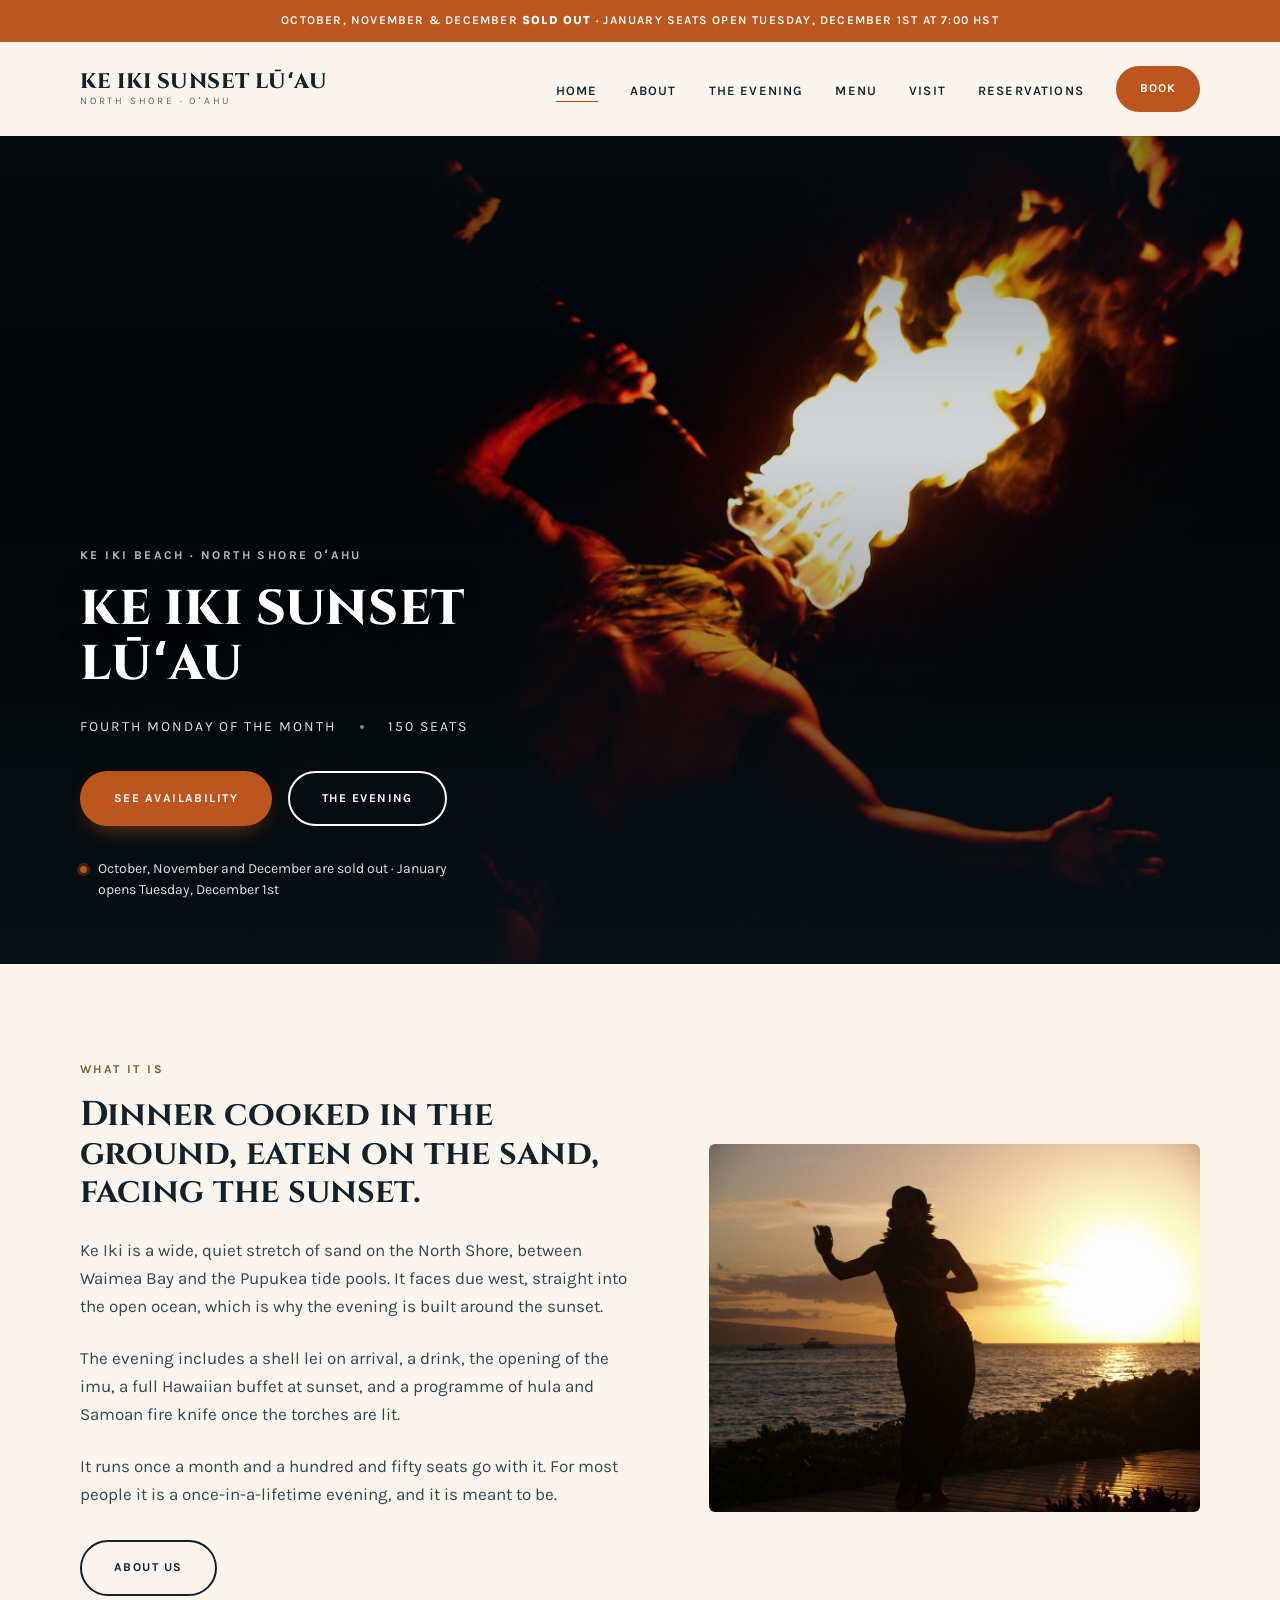
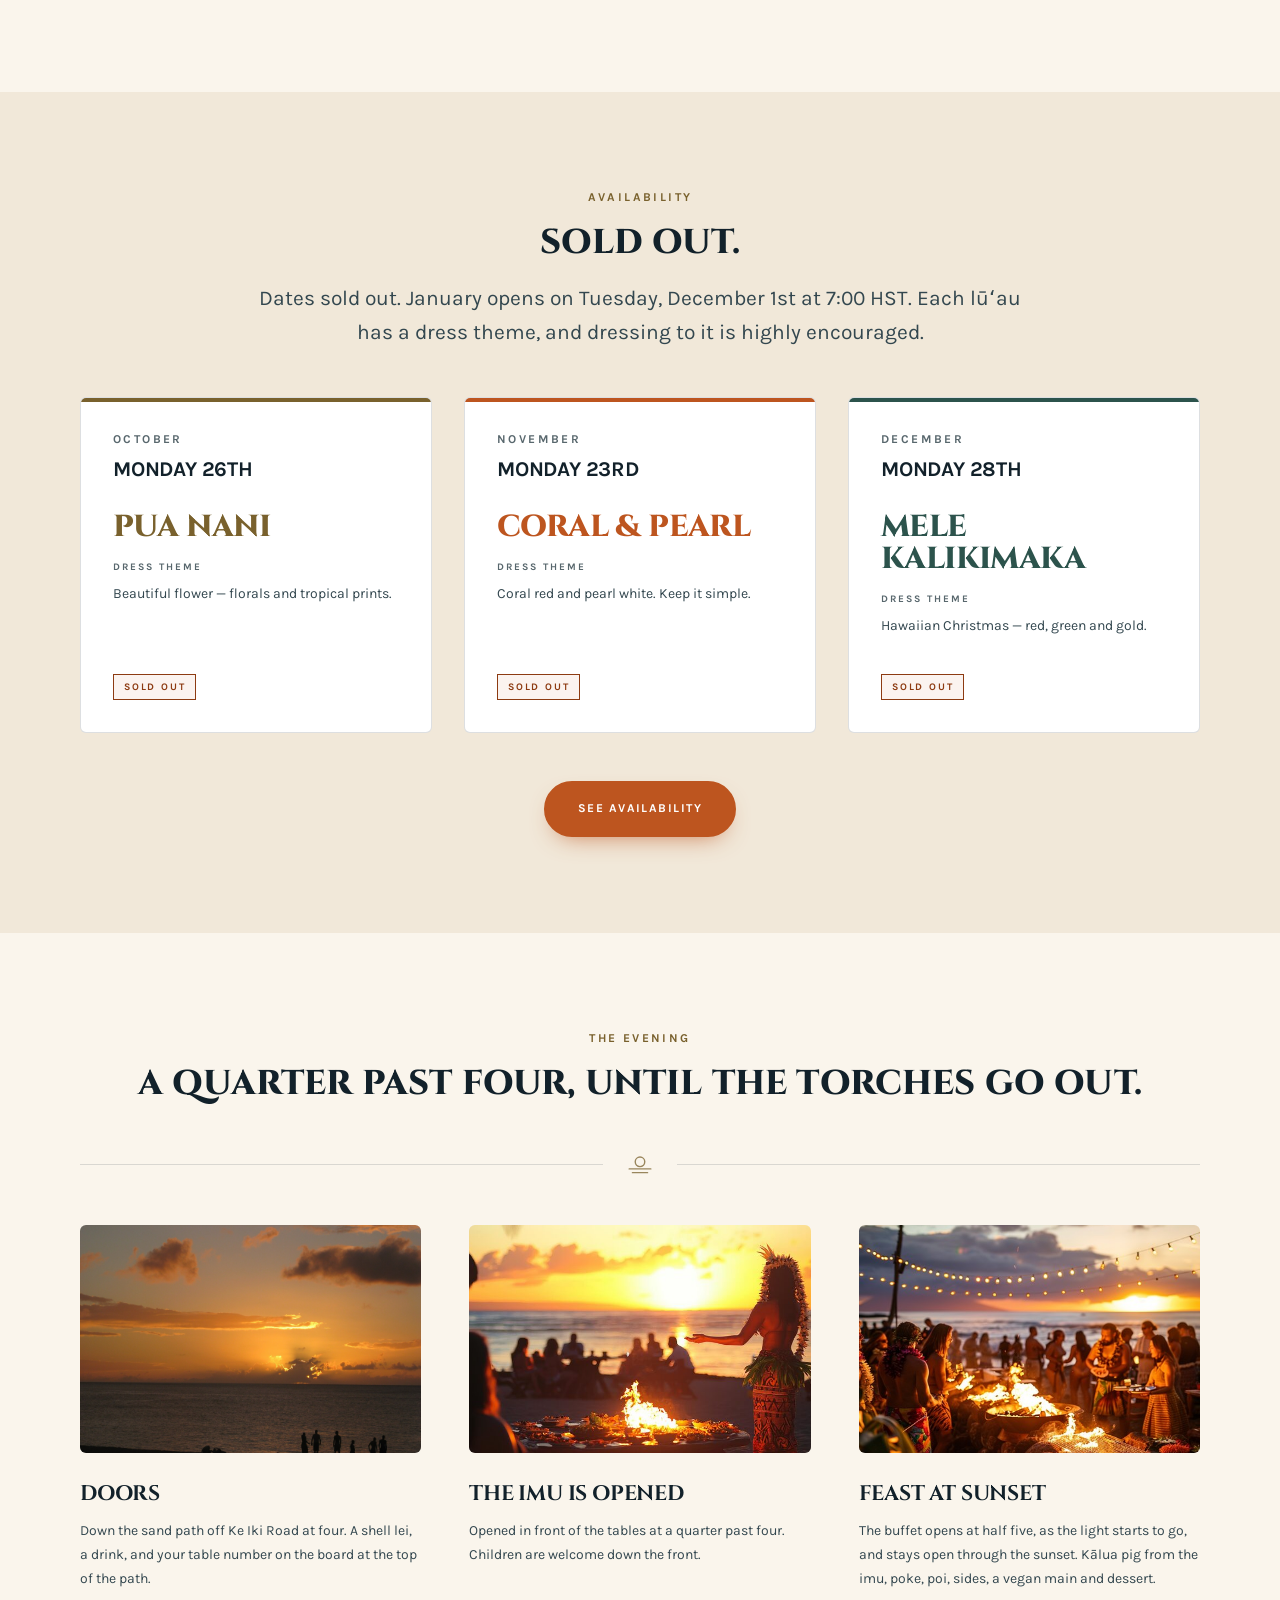
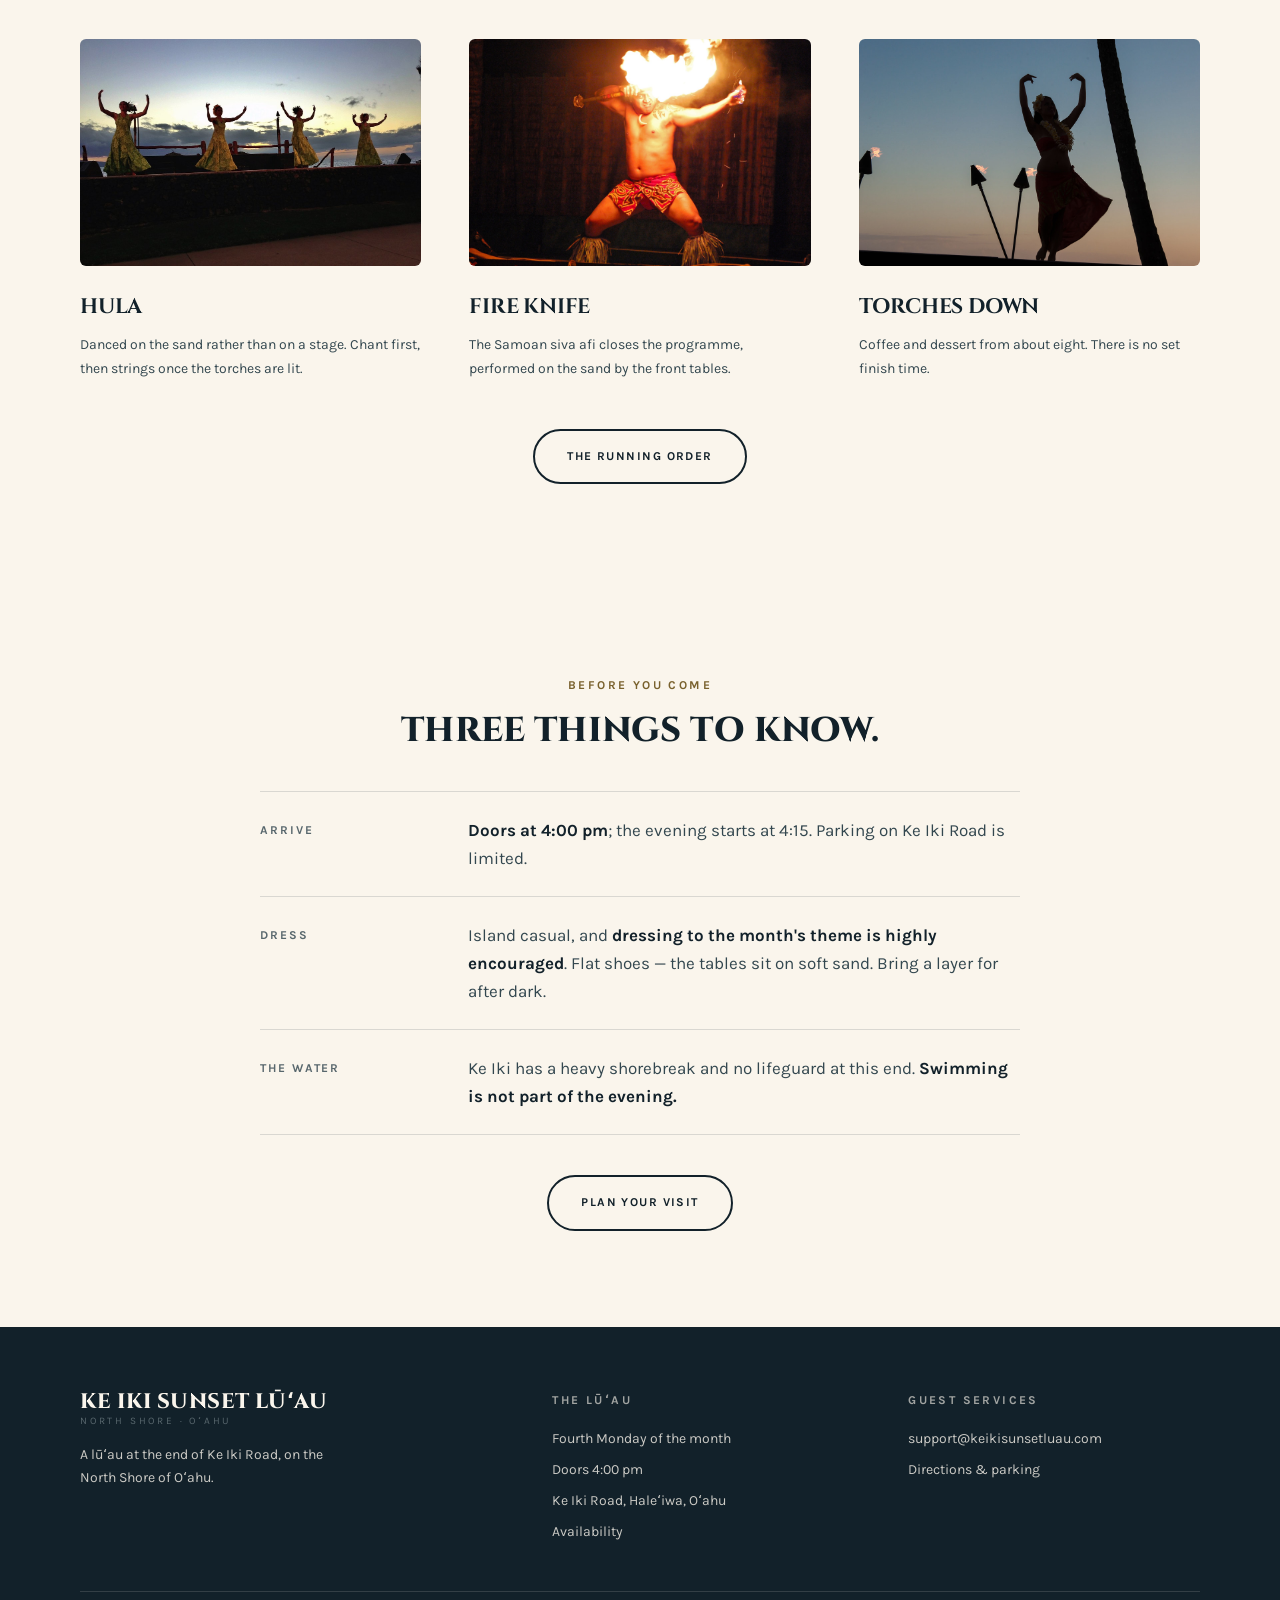
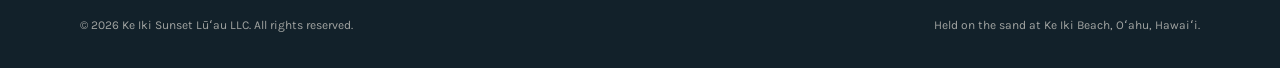
<file: index.html>
<!DOCTYPE html>
<html lang="en" class="no-js">
<head>
<meta charset="utf-8">
<meta name="viewport" content="width=device-width, initial-scale=1">
<title>Ke Iki Sunset Lūʻau — A lūʻau at the end of Ke Iki Road, Oʻahu</title>
<meta name="description" content="A monthly lūʻau on Ke Iki Beach, between Waimea Bay and the Pupukea tide pools. Fourth Monday of the month, 150 seats.">
<link rel="canonical" href="https://keikisunsetluau.com/index.html">
<meta property="og:type" content="website">
<meta property="og:site_name" content="Ke Iki Sunset Lūʻau">
<meta property="og:title" content="Ke Iki Sunset Lūʻau — A lūʻau at the end of Ke Iki Road, Oʻahu">
<meta property="og:description" content="A monthly lūʻau on Ke Iki Beach, between Waimea Bay and the Pupukea tide pools. Fourth Monday of the month, 150 seats.">
<meta property="og:image" content="https://keikisunsetluau.com/images/og-image.jpg">
<meta property="og:url" content="https://keikisunsetluau.com/index.html">
<meta name="twitter:card" content="summary_large_image">
<meta name="theme-color" content="#12212a">
<link rel="icon" href="favicon.svg" type="image/svg+xml">
<link rel="preconnect" href="https://fonts.googleapis.com">
<link rel="preconnect" href="https://fonts.gstatic.com" crossorigin>
<link href="https://fonts.googleapis.com/css2?family=Cinzel:wght@600;700;800;900&family=Karla:ital,wght@0,400;0,500;0,700;1,400&display=swap" rel="stylesheet">
<link rel="stylesheet" href="css/style.css">
</head>
<body data-promo>
<a class="skip-link" href="#main">Skip to content</a>

<div class="promo">
  October, November &amp; December <strong>sold out</strong> &middot; January seats open Tuesday, December 1st at 7:00 HST
</div>

<header class="site-header" data-solid="true">
  <div class="wrap site-header__inner">
    <a class="brand" href="index.html"><span class="brand__name">Ke Iki Sunset Lūʻau</span><span class="brand__sub">North Shore &middot; Oʻahu</span></a>
    <nav class="nav" aria-label="Primary">
      <button class="nav__toggle" type="button" aria-expanded="false" aria-label="Menu">
        <span></span><span></span><span></span>
      </button>
      <ul class="nav__list">
            <li><a class="nav__link" href="index.html" aria-current="page">Home</a></li>
            <li><a class="nav__link" href="about.html">About</a></li>
            <li><a class="nav__link" href="evening.html">The Evening</a></li>
            <li><a class="nav__link" href="menu.html">Menu</a></li>
            <li><a class="nav__link" href="visit.html">Visit</a></li>
            <li><a class="nav__link" href="book.html">Reservations</a></li>
      </ul>
      <a class="nav__cta" href="book.html">Book</a>
    </nav>
  </div>
</header>

<main id="main">

  <section class="hero">
    <div class="hero__media">
      <img src="images/hero-fire.jpg" alt="A fire knife dancer mid-spin against the dark" fetchpriority="high" width="2000" height="1430">
    </div>
    <div class="wrap hero__inner">
      <p class="eyebrow eyebrow--light">Ke Iki Beach &middot; North Shore Oʻahu</p>
      <h1 class="display display--xl hero__title">Ke Iki Sunset Lūʻau</h1>
      <div class="hero__meta">
        <span>Fourth Monday of the month</span>
        <span>150 seats</span>
      </div>
      <div class="hero__actions">
        <a class="btn btn--solid" href="book.html">See availability</a>
        <a class="btn btn--light" href="evening.html">The evening</a>
      </div>
      <p class="hero__status">October, November and December are sold out &middot; January opens Tuesday, December 1st</p>
    </div>
  </section>

  <section class="section">
    <div class="wrap">
      <div class="split split--wide-media" data-reveal>
        <div>
          <p class="eyebrow">What it is</p>
          <h2 class="display display--lg display--plain">Dinner cooked in the ground, eaten on the sand, facing the sunset.</h2>
          <div class="prose" style="margin-top:1.5rem">
            <p>Ke Iki is a wide, quiet stretch of sand on the North Shore, between Waimea
            Bay and the Pupukea tide pools. It faces due west, straight into the open ocean, which is
            why the evening is built around the sunset.</p>
            <p>The evening includes a shell lei on arrival, a drink, the opening of the imu,
            a full Hawaiian buffet at sunset, and a programme of hula and Samoan fire knife
            once the torches are lit.</p>
            <p>It runs once a month and a hundred and fifty seats go with it. For most
            people it is a once-in-a-lifetime evening, and it is meant to be.</p>
          </div>
          <p style="margin-top:2rem"><a class="btn" href="about.html">About us</a></p>
        </div>
        <figure class="split__media">
          <img src="images/hula-sunset.jpg" alt="Hula danced against the ocean at sunset" loading="lazy" width="1024" height="768">
        </figure>
      </div>
    </div>
  </section>

  <section class="section section--tint">
    <div class="wrap">
      <div class="center" data-reveal>
        <p class="eyebrow">Availability</p>
        <h2 class="display display--lg">Sold out.</h2>
        <p class="lede center" style="margin-top:1.25rem;margin-inline:auto">Dates sold out. January opens on Tuesday, December 1st at 7:00 HST. Each lūʻau has a dress theme, and
        dressing to it is highly encouraged.</p>
      </div>
      <div class="months" style="margin-top:3rem">
        <div class="month-card month-card--puanani" data-reveal>
          <p class="month-card__month">October</p>
          <p class="month-card__date">Monday 26th</p>
          <p class="month-card__theme">Pua Nani</p>
          <p class="month-card__label">Dress theme</p>
          <p class="month-card__note">Beautiful flower &mdash; florals and tropical prints.</p>
          <div class="month-card__foot"><span class="pill pill--soldout">Sold out</span></div>
        </div>
        <div class="month-card month-card--coral" data-reveal data-reveal-delay="90">
          <p class="month-card__month">November</p>
          <p class="month-card__date">Monday 23rd</p>
          <p class="month-card__theme">Coral &amp; Pearl</p>
          <p class="month-card__label">Dress theme</p>
          <p class="month-card__note">Coral red and pearl white. Keep it simple.</p>
          <div class="month-card__foot"><span class="pill pill--soldout">Sold out</span></div>
        </div>
        <div class="month-card month-card--mele" data-reveal data-reveal-delay="180">
          <p class="month-card__month">December</p>
          <p class="month-card__date">Monday 28th</p>
          <p class="month-card__theme">Mele Kalikimaka</p>
          <p class="month-card__label">Dress theme</p>
          <p class="month-card__note">Hawaiian Christmas &mdash; red, green and gold.</p>
          <div class="month-card__foot"><span class="pill pill--soldout">Sold out</span></div>
        </div>
      </div>
      <p class="center" style="margin-top:3rem"><a class="btn btn--solid" href="book.html">See availability</a></p>
    </div>
  </section>

  <section class="section">
    <div class="wrap">
      <div class="center" data-reveal>
        <p class="eyebrow">The evening</p>
        <h2 class="display display--lg">A quarter past four, until the torches go out.</h2>
      </div>
      <div class="rule " role="presentation"><svg viewBox="0 0 24 24" fill="none" aria-hidden="true"><circle cx="12" cy="10" r="4.4" stroke="currentColor" stroke-width="1.3"/><path d="M2 16.5h20M5 20h14" stroke="currentColor" stroke-width="1.3" stroke-linecap="round"/></svg></div>
      <div class="grid grid--3">
        <div class="card card--media" data-reveal><span class="card__media"><img src="images/sunset-gathering.jpg" alt="Guests gathering on the sand as the sun goes down" loading="lazy"></span><h3 class="card__title">Doors</h3>
          <p class="card__body">Down the sand path off Ke Iki Road at four. A shell lei, a drink, and your table number on the board at the top of the path.</p></div>
        <div class="card card--media" data-reveal data-reveal-delay="90"><span class="card__media"><img src="images/luau-imu-sunset.jpg" alt="Guests crowded around the pit as it is opened in the late light" loading="lazy"></span><h3 class="card__title">The imu is opened</h3>
          <p class="card__body">Opened in front of the tables at a quarter past four. Children are welcome down the front.</p></div>
        <div class="card card--media" data-reveal data-reveal-delay="180"><span class="card__media"><img src="images/beach-luau-feast.jpg" alt="The lūʻau under way in the last of the evening light" loading="lazy"></span><h3 class="card__title">Feast at sunset</h3>
          <p class="card__body">The buffet opens at half five, as the light starts to go, and stays open through the sunset. Kālua pig from the imu, poke, poi, sides, a vegan main and dessert.</p></div>
        <div class="card card--media" data-reveal><span class="card__media"><img src="images/hula-dusk.jpg" alt="Hula danced against the last of the light" loading="lazy"></span><h3 class="card__title">Hula</h3>
          <p class="card__body">Danced on the sand rather than on a stage. Chant first, then strings once the torches are lit.</p></div>
        <div class="card card--media" data-reveal data-reveal-delay="90"><span class="card__media"><img src="images/fire-dance.jpg" alt="The fire knife closing the programme" loading="lazy"></span><h3 class="card__title">Fire knife</h3>
          <p class="card__body">The Samoan siva afi closes the programme, performed on the sand by the front tables.</p></div>
        <div class="card card--media" data-reveal data-reveal-delay="180"><span class="card__media"><img src="images/hula-torches.jpg" alt="A dancer silhouetted beside lit torches after dark" loading="lazy"></span><h3 class="card__title">Torches down</h3>
          <p class="card__body">Coffee and dessert from about eight. There is no set finish time.</p></div>
      </div>
      <p class="center" style="margin-top:3rem"><a class="btn" href="evening.html">The running order</a></p>
    </div>
  </section>


  <section class="section">
    <div class="wrap--narrow center" data-reveal>
      <p class="eyebrow">Before you come</p>
      <h2 class="display display--lg">Three things to know.</h2>
      <div class="details" style="text-align:left;margin-top:2.5rem">
        <div class="details__row"><dt class="details__key">Arrive</dt>
          <dd class="details__val"><strong>Doors at 4:00 pm</strong>; the evening starts at
          4:15. Parking on Ke Iki Road is limited.</dd></div>
        <div class="details__row"><dt class="details__key">Dress</dt>
          <dd class="details__val">Island casual, and <strong>dressing to the month's theme
          is highly encouraged</strong>. Flat shoes &mdash; the tables sit on soft sand.
          Bring a layer for after dark.</dd></div>
        <div class="details__row"><dt class="details__key">The water</dt>
          <dd class="details__val">Ke Iki has a heavy shorebreak and no lifeguard at this
          end. <strong>Swimming is not part of the evening.</strong></dd></div>
      </div>
      <p style="margin-top:2.5rem"><a class="btn" href="visit.html">Plan your visit</a></p>
    </div>
  </section>

</main>

  <footer class="site-footer">
    <div class="wrap">
      <div class="footer__grid">
        <div class="footer__brand">
          <a class="brand" href="index.html"><span class="brand__name">Ke Iki Sunset Lūʻau</span><span class="brand__sub">North Shore &middot; Oʻahu</span></a>
          <p style="margin-top:1rem;max-width:34ch;font-size:.875rem">
            A lūʻau at the end of Ke Iki Road, on the North Shore of Oʻahu.
          </p>
        </div>
        <div>
          <h2 class="footer__title">The lūʻau</h2>
          <ul class="footer__list">
            <li>Fourth Monday of the month</li>
            <li>Doors 4:00 pm</li>
            <li>Ke Iki Road, Haleʻiwa, Oʻahu</li>
            <li><a href="book.html">Availability</a></li>
          </ul>
        </div>
        <div>
          <h2 class="footer__title">Guest Services</h2>
          <ul class="footer__list">
            <li><a href="mailto:support@keikisunsetluau.com">support@keikisunsetluau.com</a></li>
            <li><a href="visit.html">Directions &amp; parking</a></li>
          </ul>
        </div>
      </div>
      <div class="footer__bottom">
        <span>&copy; 2026 Ke Iki Sunset Lūʻau LLC. All rights reserved.</span>
        <span>Held on the sand at Ke Iki Beach, Oʻahu, Hawaiʻi.</span>
      </div>
    </div>
  </footer>

<script src="js/main.js"></script>
</body>
</html>
</file>
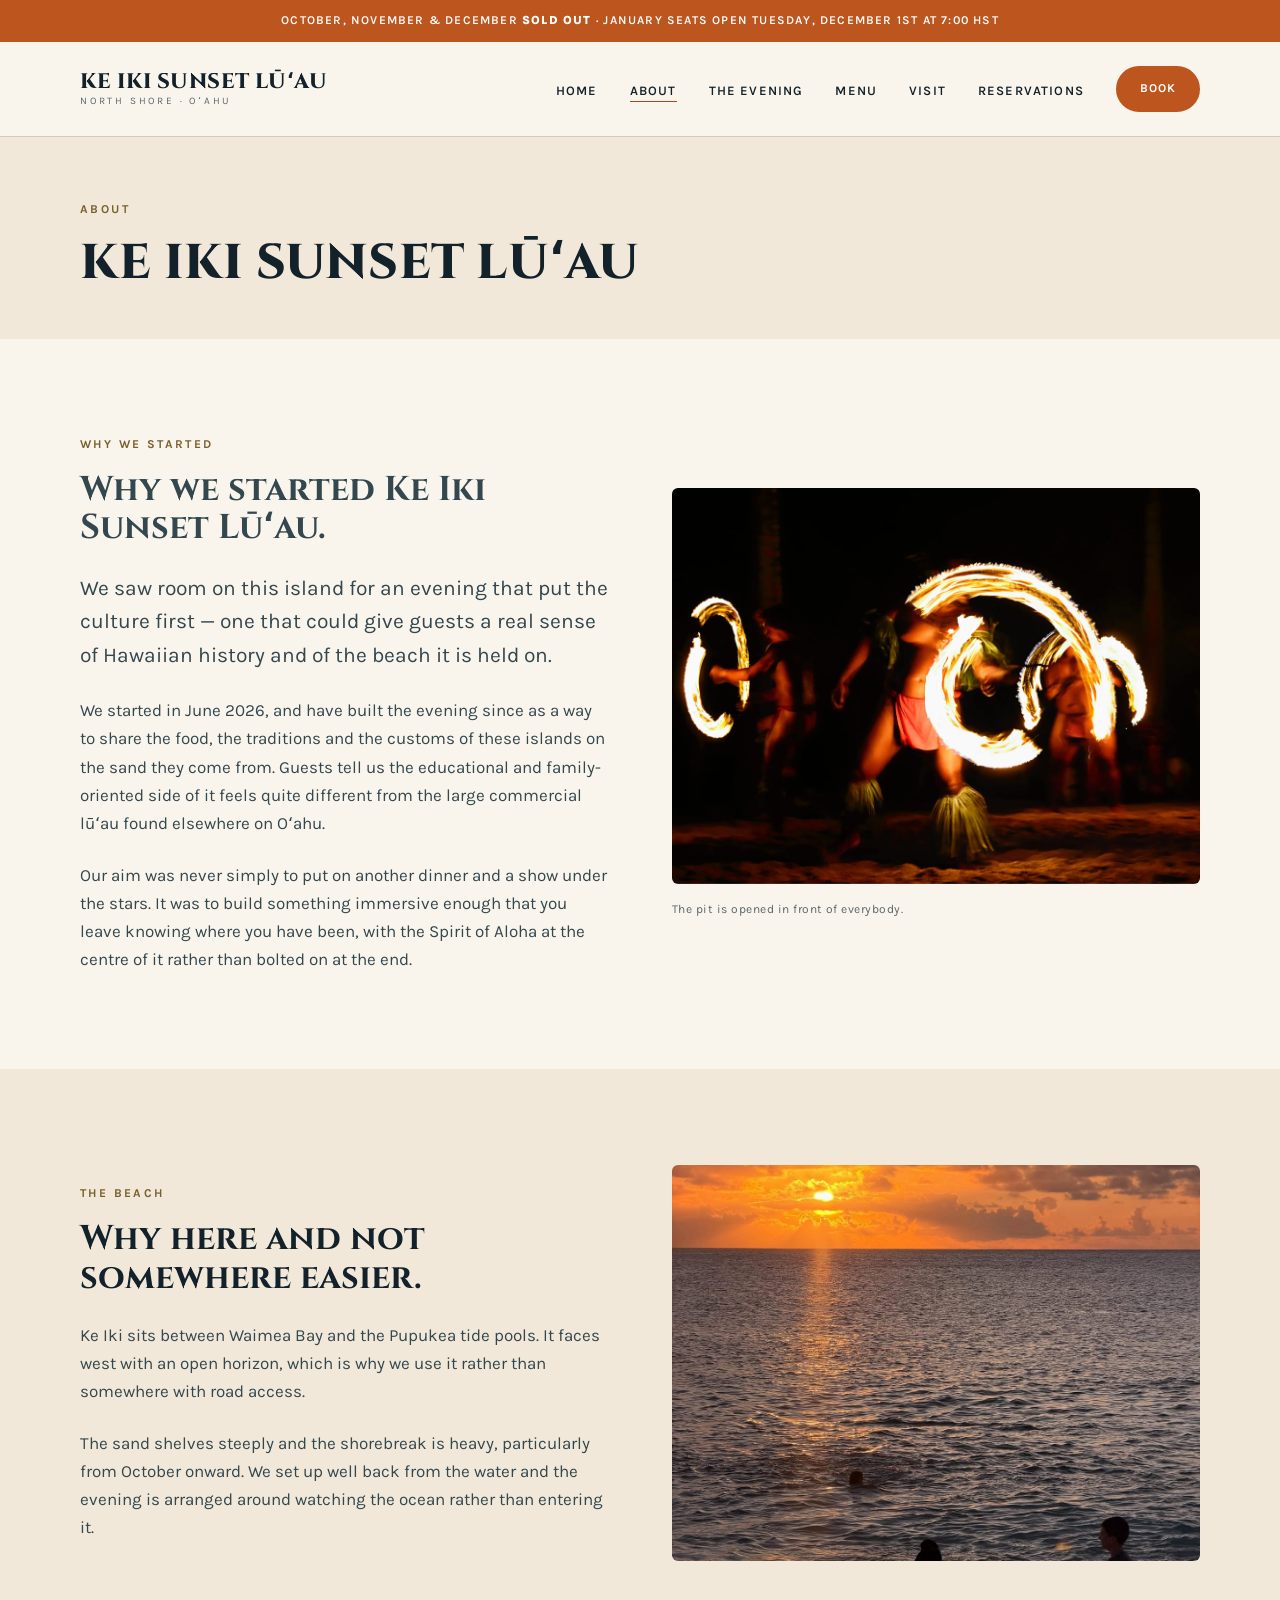
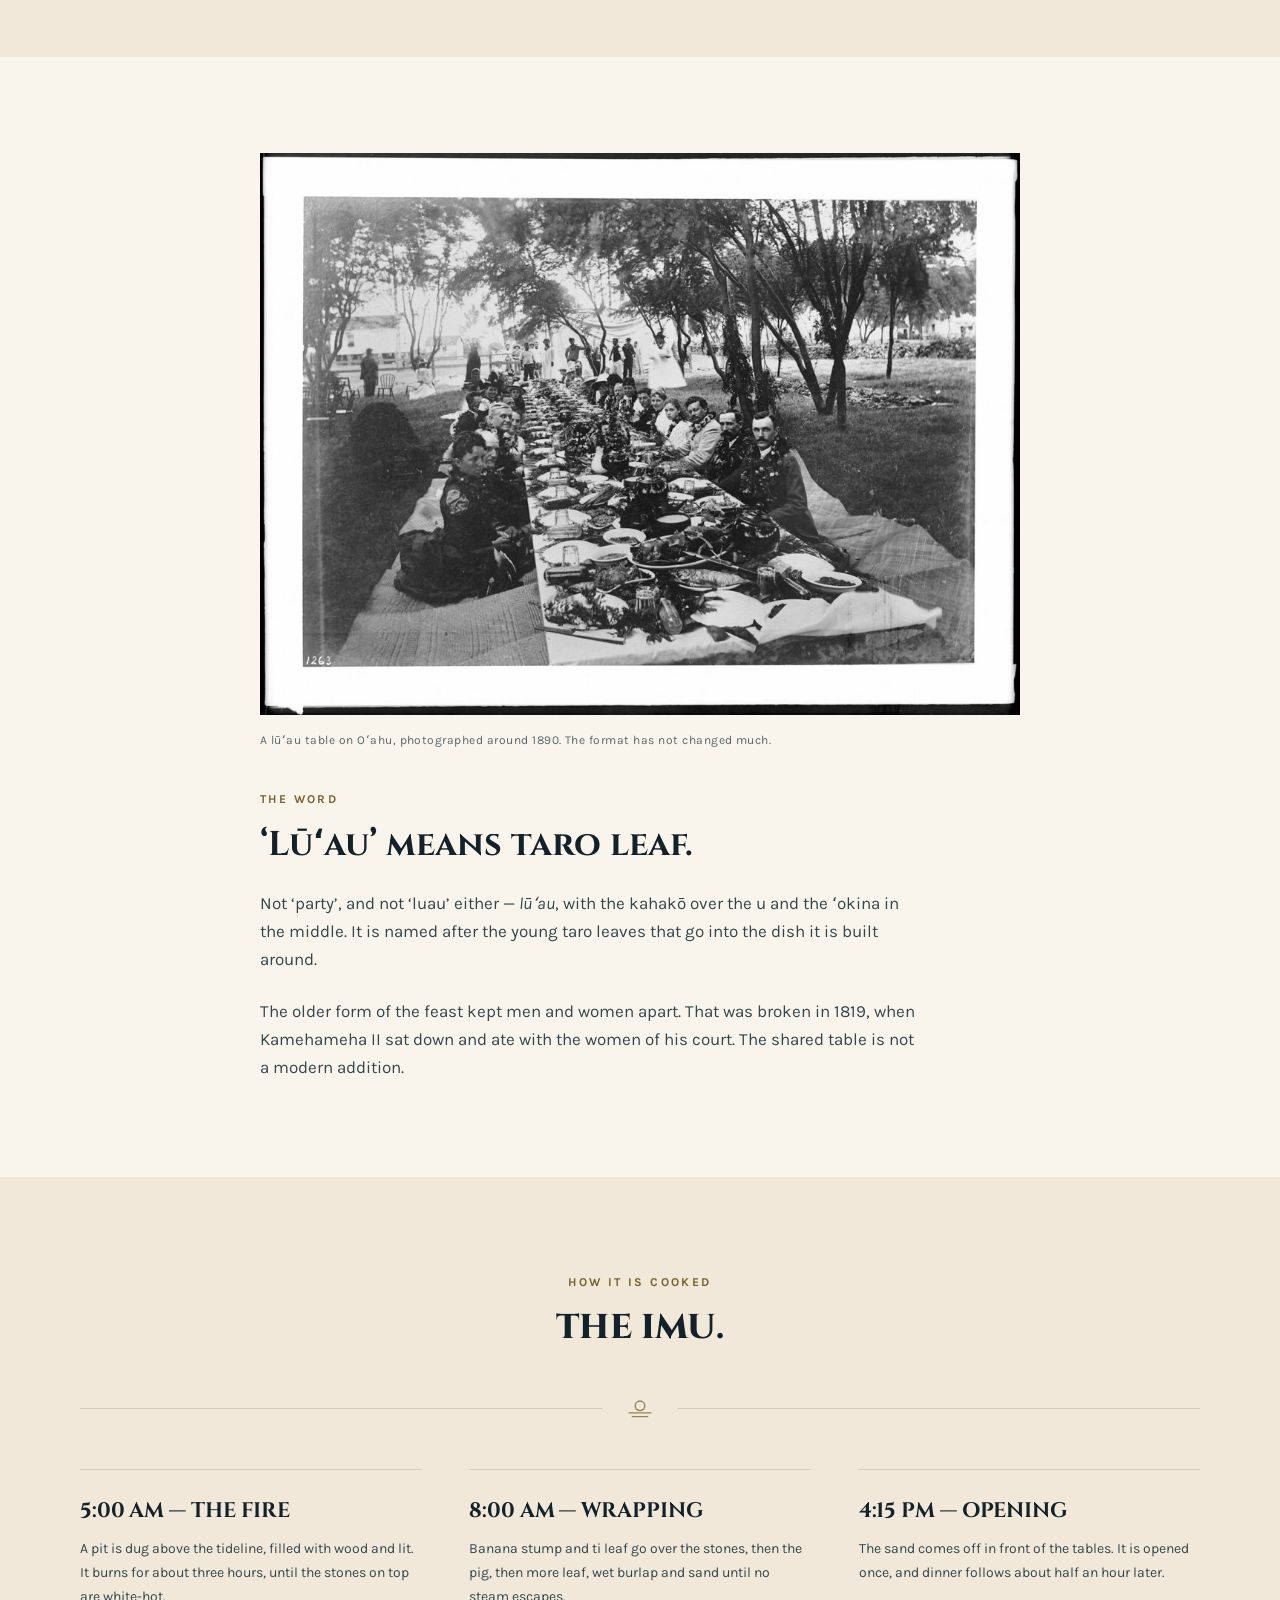
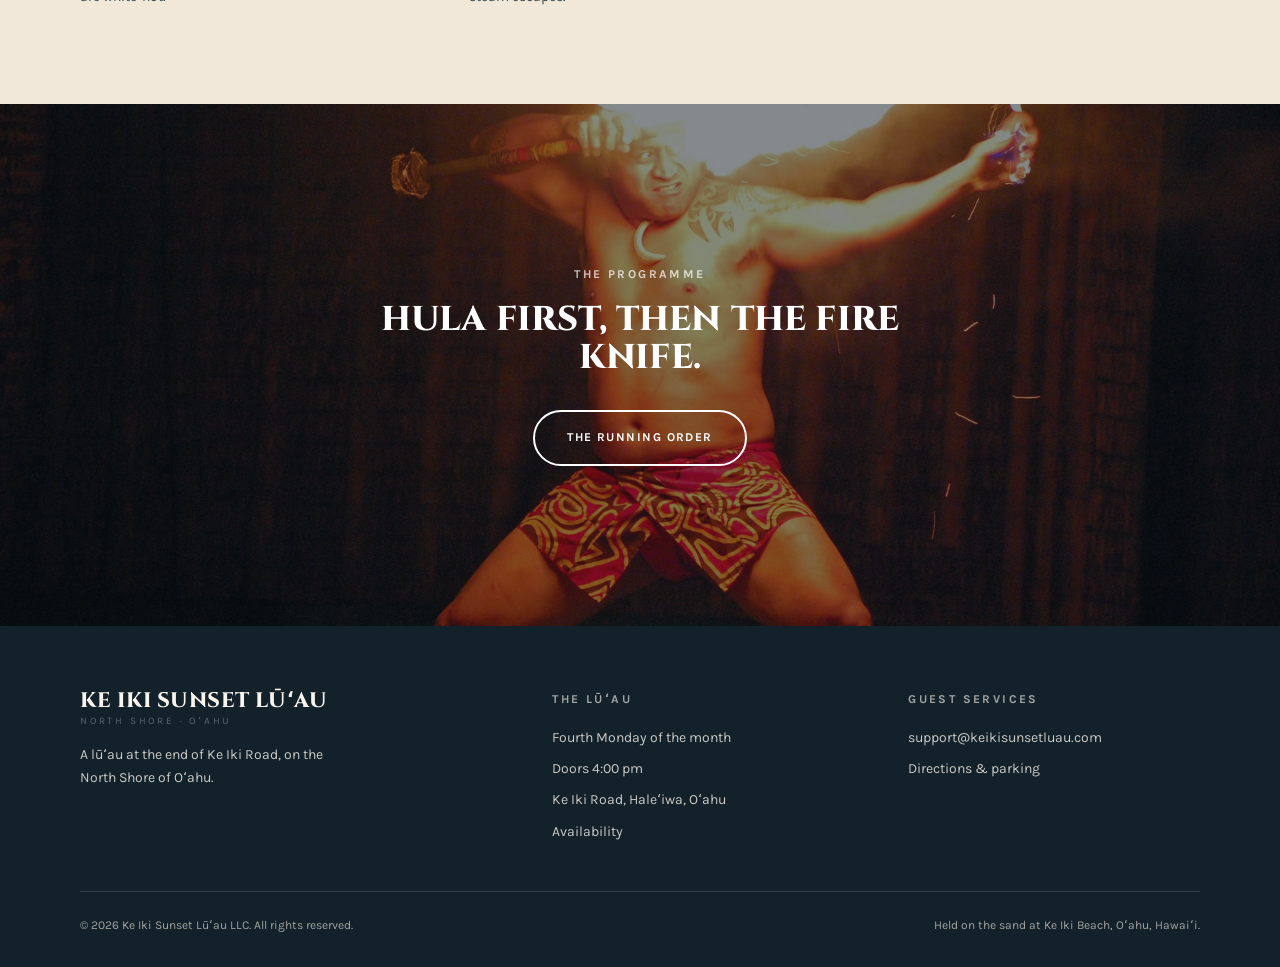
<file: about.html>
<!DOCTYPE html>
<html lang="en" class="no-js">
<head>
<meta charset="utf-8">
<meta name="viewport" content="width=device-width, initial-scale=1">
<title>About — Ke Iki Sunset Lūʻau</title>
<meta name="description" content="A monthly lūʻau on the widest sand between Waimea Bay and the Pupukea tide pools, North Shore Oʻahu.">
<link rel="canonical" href="https://keikisunsetluau.com/about.html">
<meta property="og:type" content="website">
<meta property="og:site_name" content="Ke Iki Sunset Lūʻau">
<meta property="og:title" content="About — Ke Iki Sunset Lūʻau">
<meta property="og:description" content="A monthly lūʻau on the widest sand between Waimea Bay and the Pupukea tide pools, North Shore Oʻahu.">
<meta property="og:image" content="https://keikisunsetluau.com/images/og-image.jpg">
<meta property="og:url" content="https://keikisunsetluau.com/about.html">
<meta name="twitter:card" content="summary_large_image">
<meta name="theme-color" content="#12212a">
<link rel="icon" href="favicon.svg" type="image/svg+xml">
<link rel="preconnect" href="https://fonts.googleapis.com">
<link rel="preconnect" href="https://fonts.gstatic.com" crossorigin>
<link href="https://fonts.googleapis.com/css2?family=Cinzel:wght@600;700;800;900&family=Karla:ital,wght@0,400;0,500;0,700;1,400&display=swap" rel="stylesheet">
<link rel="stylesheet" href="css/style.css">
</head>
<body data-promo>
<a class="skip-link" href="#main">Skip to content</a>

<div class="promo">
  October, November &amp; December <strong>sold out</strong> &middot; January seats open Tuesday, December 1st at 7:00 HST
</div>

<header class="site-header" data-solid="true">
  <div class="wrap site-header__inner">
    <a class="brand" href="index.html"><span class="brand__name">Ke Iki Sunset Lūʻau</span><span class="brand__sub">North Shore &middot; Oʻahu</span></a>
    <nav class="nav" aria-label="Primary">
      <button class="nav__toggle" type="button" aria-expanded="false" aria-label="Menu">
        <span></span><span></span><span></span>
      </button>
      <ul class="nav__list">
            <li><a class="nav__link" href="index.html">Home</a></li>
            <li><a class="nav__link" href="about.html" aria-current="page">About</a></li>
            <li><a class="nav__link" href="evening.html">The Evening</a></li>
            <li><a class="nav__link" href="menu.html">Menu</a></li>
            <li><a class="nav__link" href="visit.html">Visit</a></li>
            <li><a class="nav__link" href="book.html">Reservations</a></li>
      </ul>
      <a class="nav__cta" href="book.html">Book</a>
    </nav>
  </div>
</header>

<main id="main">

  <section class="page-head">
    <div class="wrap">
      <p class="eyebrow">About</p>
      <h1 class="display display--xl">Ke Iki Sunset Lūʻau</h1>
    </div>
  </section>

  <section class="section">
    <div class="wrap">
      <div class="split" data-reveal>
        <div class="prose">
          <p class="eyebrow">Why we started</p>
          <h2 class="display display--lg display--plain" style="margin-bottom:1.5rem">Why we started
          Ke Iki Sunset Lūʻau.</h2>
          <p class="lede">We saw room on this island for an evening that put the culture first
          &mdash; one that could give guests a real sense of Hawaiian history and of the beach it
          is held on.</p>
          <p>We started in June 2026, and have built the evening since as a way to share the
          food, the traditions and the customs of these islands on the sand they come from.
          Guests tell us the educational and family-oriented side of it feels quite different
          from the large commercial lūʻau found elsewhere on Oʻahu.</p>
          <p>Our aim was never simply to put on another dinner and a show under the stars. It
          was to build something immersive enough that you leave knowing where you have been,
          with the Spirit of Aloha at the centre of it rather than bolted on at the end.</p>
        </div>
        <figure class="split__media">
          <img src="images/luau-night.png" alt="The pig being lifted from the pit in front of watching guests" loading="lazy" width="1024" height="680">
          <figcaption class="figure__caption">The pit is opened in front of everybody.</figcaption>
        </figure>
      </div>
    </div>
  </section>

  <section class="section section--tint">
    <div class="wrap">
      <div class="split split--flip" data-reveal>
        <figure class="split__media">
          <img src="images/keiki-beach-sunset.jpg" alt="The shoreline at Ke Iki looking west along the beach" loading="lazy" width="1800" height="785">
        </figure>
        <div>
          <p class="eyebrow">The beach</p>
          <h2 class="display display--lg display--plain">Why here and not somewhere easier.</h2>
          <div class="prose" style="margin-top:1.5rem">
            <p>Ke Iki sits between Waimea Bay and the Pupukea tide pools. It faces west with an open horizon, 
            which is why we use it rather than somewhere with road access.</p>
            <p>The sand shelves steeply and the shorebreak is heavy, particularly from
            October onward. We set up well back from the water and the evening is arranged
            around watching the ocean rather than entering it.</p>
          </div>
        </div>
      </div>
    </div>
  </section>

  <section class="section">
    <div class="wrap--narrow" data-reveal>
      <figure style="margin-bottom:2.5rem">
        <img src="images/long-table-historic.jpg" alt="A long lūʻau table laid outdoors, photographed in the late nineteenth century" loading="lazy" width="1024" height="757">
        <figcaption class="figure__caption">A lūʻau table on Oʻahu, photographed around 1890. The
        format has not changed much.</figcaption>
      </figure>
      <p class="eyebrow">The word</p>
      <h2 class="display display--lg display--plain">&lsquo;Lūʻau&rsquo; means taro leaf.</h2>
      <div class="prose" style="margin-top:1.5rem">
        <p>Not &lsquo;party&rsquo;, and not &lsquo;luau&rsquo; either &mdash; <em>lūʻau</em>, with the
        kahakō over the u and the ʻokina in the middle. It is named after the young taro
        leaves that go into the dish it is built around.</p>
        <p>The older form of the feast kept men and women apart. That was broken in 1819,
        when Kamehameha II sat down and ate with the women of his court. The shared table
        is not a modern addition.</p>
      </div>
    </div>
  </section>

  <section class="section section--tint">
    <div class="wrap">
      <div class="center" data-reveal>
        <p class="eyebrow">How it is cooked</p>
        <h2 class="display display--lg">The imu.</h2>
      </div>
      <div class="rule " role="presentation"><svg viewBox="0 0 24 24" fill="none" aria-hidden="true"><circle cx="12" cy="10" r="4.4" stroke="currentColor" stroke-width="1.3"/><path d="M2 16.5h20M5 20h14" stroke="currentColor" stroke-width="1.3" stroke-linecap="round"/></svg></div>
      <div class="grid grid--3">
        <div class="card" data-reveal>
          <h3 class="card__title">5:00 am &mdash; the fire</h3>
          <p class="card__body">A pit is dug above the tideline, filled with wood and lit.
          It burns for about three hours, until the stones on top are white-hot.</p></div>
        <div class="card" data-reveal data-reveal-delay="90">
          <h3 class="card__title">8:00 am &mdash; wrapping</h3>
          <p class="card__body">Banana stump and ti leaf go over the stones, then the pig,
          then more leaf, wet burlap and sand until no steam escapes.</p></div>
        <div class="card" data-reveal data-reveal-delay="180">
          <h3 class="card__title">4:15 pm &mdash; opening</h3>
          <p class="card__body">The sand comes off in front of the tables. It is opened
          once, and dinner follows about half an hour later.</p></div>
      </div>
    </div>
  </section>

  <section class="band">
    <div class="band__media">
      <img src="images/fire-dance.jpg" alt="A fire knife dancer performing after dark" loading="lazy" width="1800" height="1196">
    </div>
    <div class="wrap band__inner center">
      <p class="eyebrow eyebrow--light">The programme</p>
      <p class="display display--lg" style="max-width:24ch;margin-inline:auto">Hula first, then the
      fire knife.</p>
      <p style="margin-top:2rem"><a class="btn btn--light" href="evening.html">The running order</a></p>
    </div>
  </section>

</main>

  <footer class="site-footer">
    <div class="wrap">
      <div class="footer__grid">
        <div class="footer__brand">
          <a class="brand" href="index.html"><span class="brand__name">Ke Iki Sunset Lūʻau</span><span class="brand__sub">North Shore &middot; Oʻahu</span></a>
          <p style="margin-top:1rem;max-width:34ch;font-size:.875rem">
            A lūʻau at the end of Ke Iki Road, on the North Shore of Oʻahu.
          </p>
        </div>
        <div>
          <h2 class="footer__title">The lūʻau</h2>
          <ul class="footer__list">
            <li>Fourth Monday of the month</li>
            <li>Doors 4:00 pm</li>
            <li>Ke Iki Road, Haleʻiwa, Oʻahu</li>
            <li><a href="book.html">Availability</a></li>
          </ul>
        </div>
        <div>
          <h2 class="footer__title">Guest Services</h2>
          <ul class="footer__list">
            <li><a href="mailto:support@keikisunsetluau.com">support@keikisunsetluau.com</a></li>
            <li><a href="visit.html">Directions &amp; parking</a></li>
          </ul>
        </div>
      </div>
      <div class="footer__bottom">
        <span>&copy; 2026 Ke Iki Sunset Lūʻau LLC. All rights reserved.</span>
        <span>Held on the sand at Ke Iki Beach, Oʻahu, Hawaiʻi.</span>
      </div>
    </div>
  </footer>

<script src="js/main.js"></script>
</body>
</html>
</file>
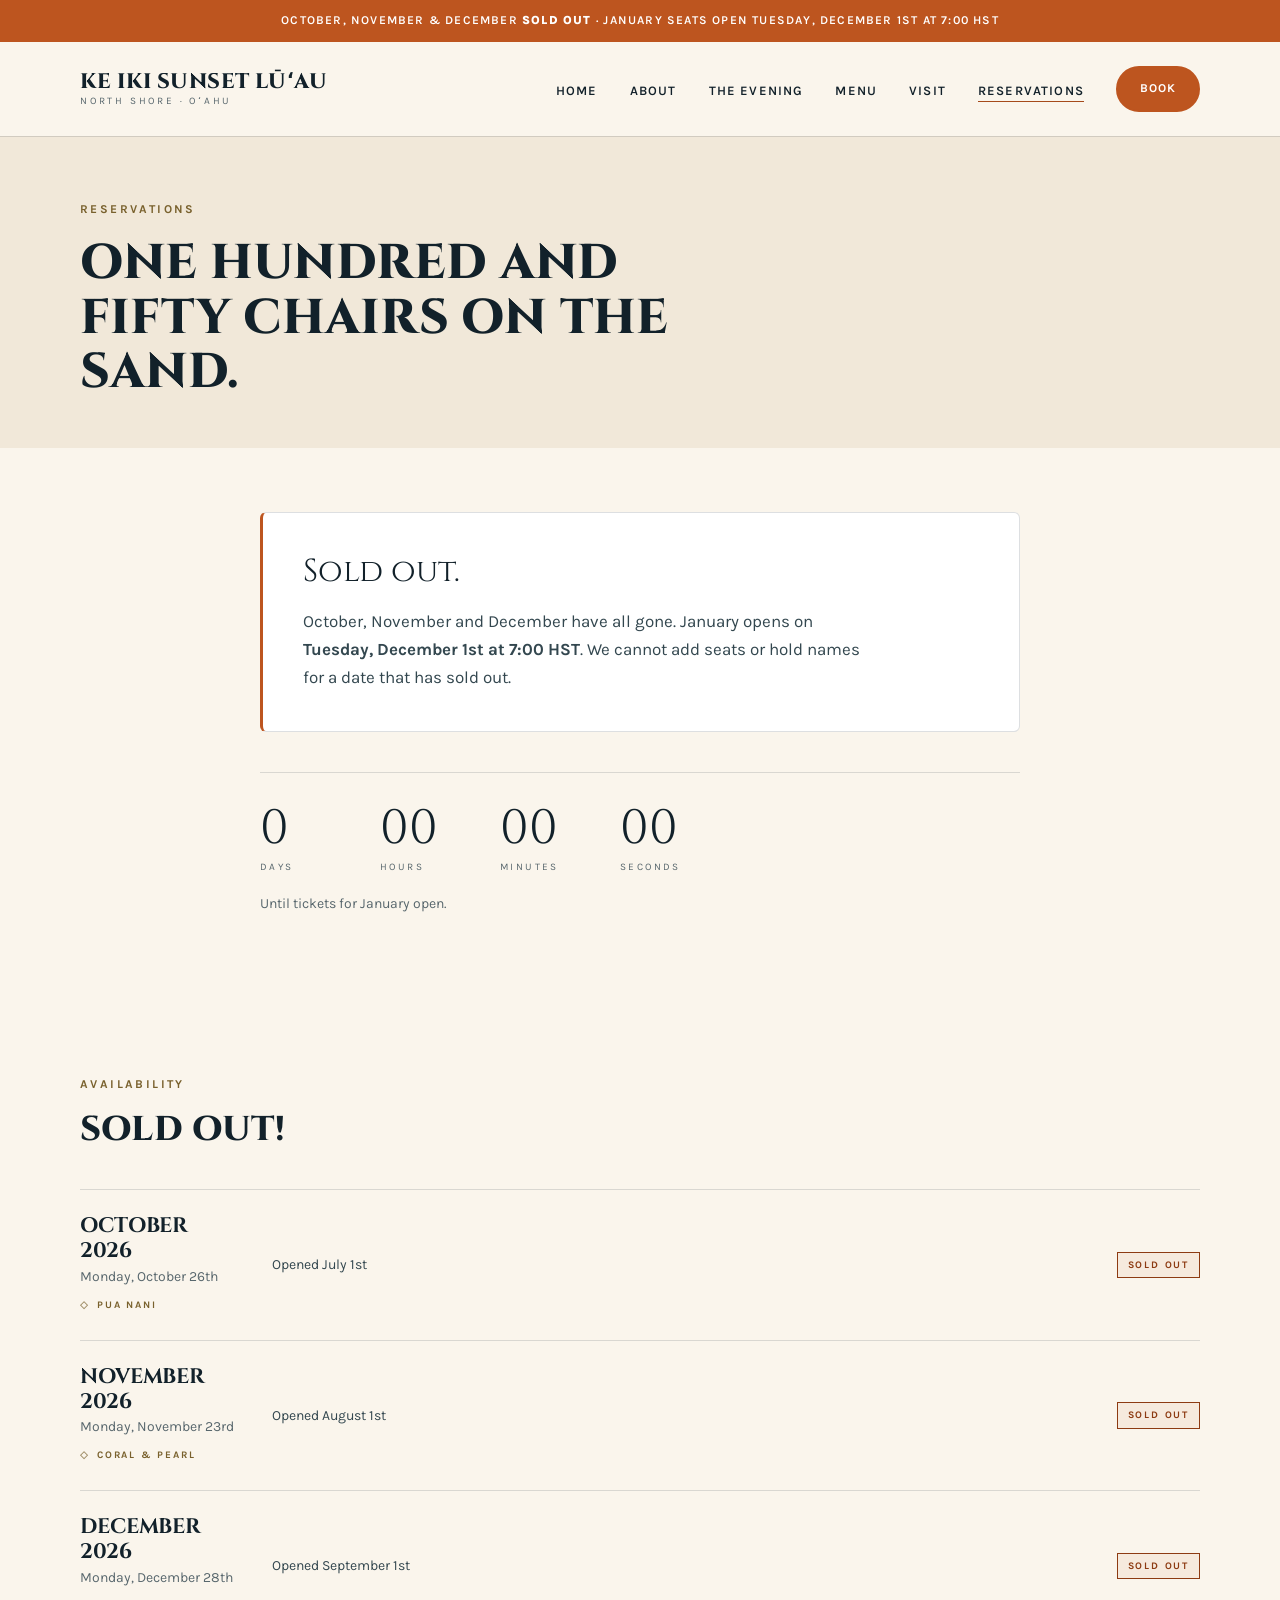
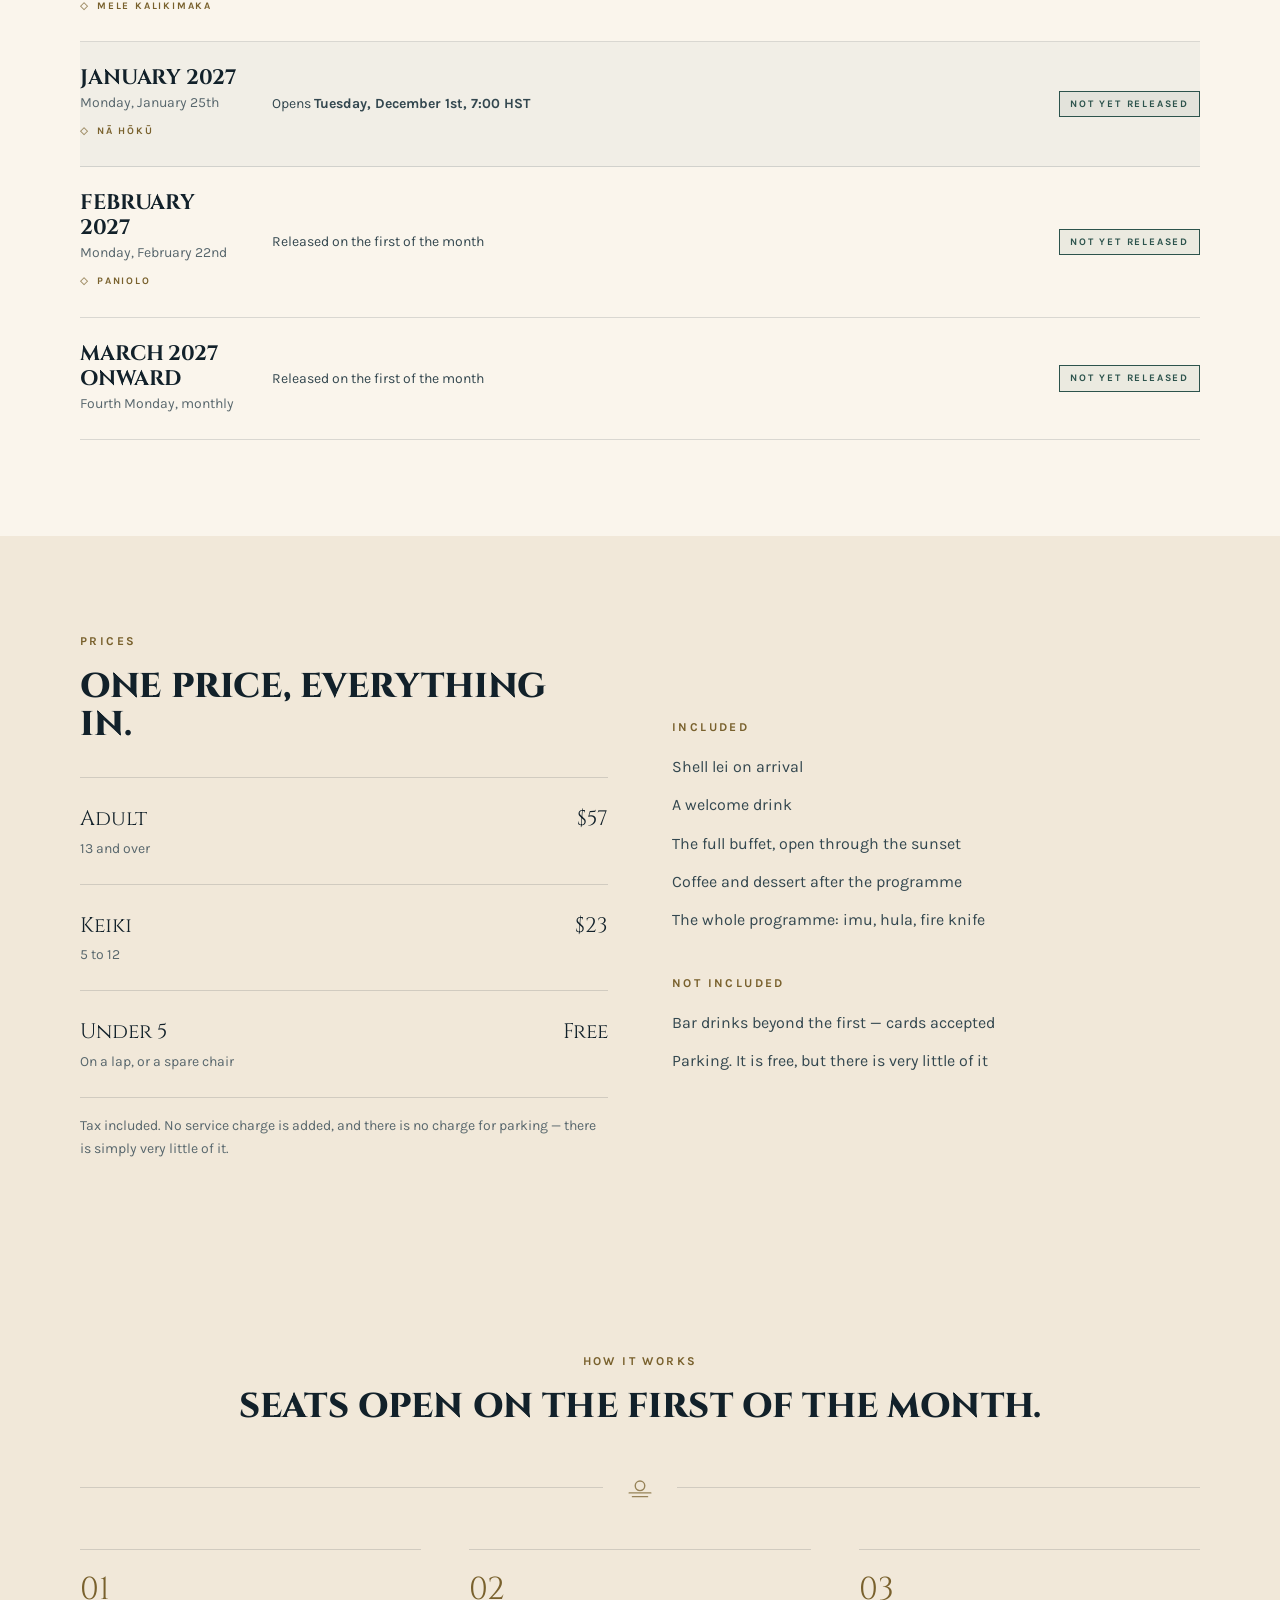
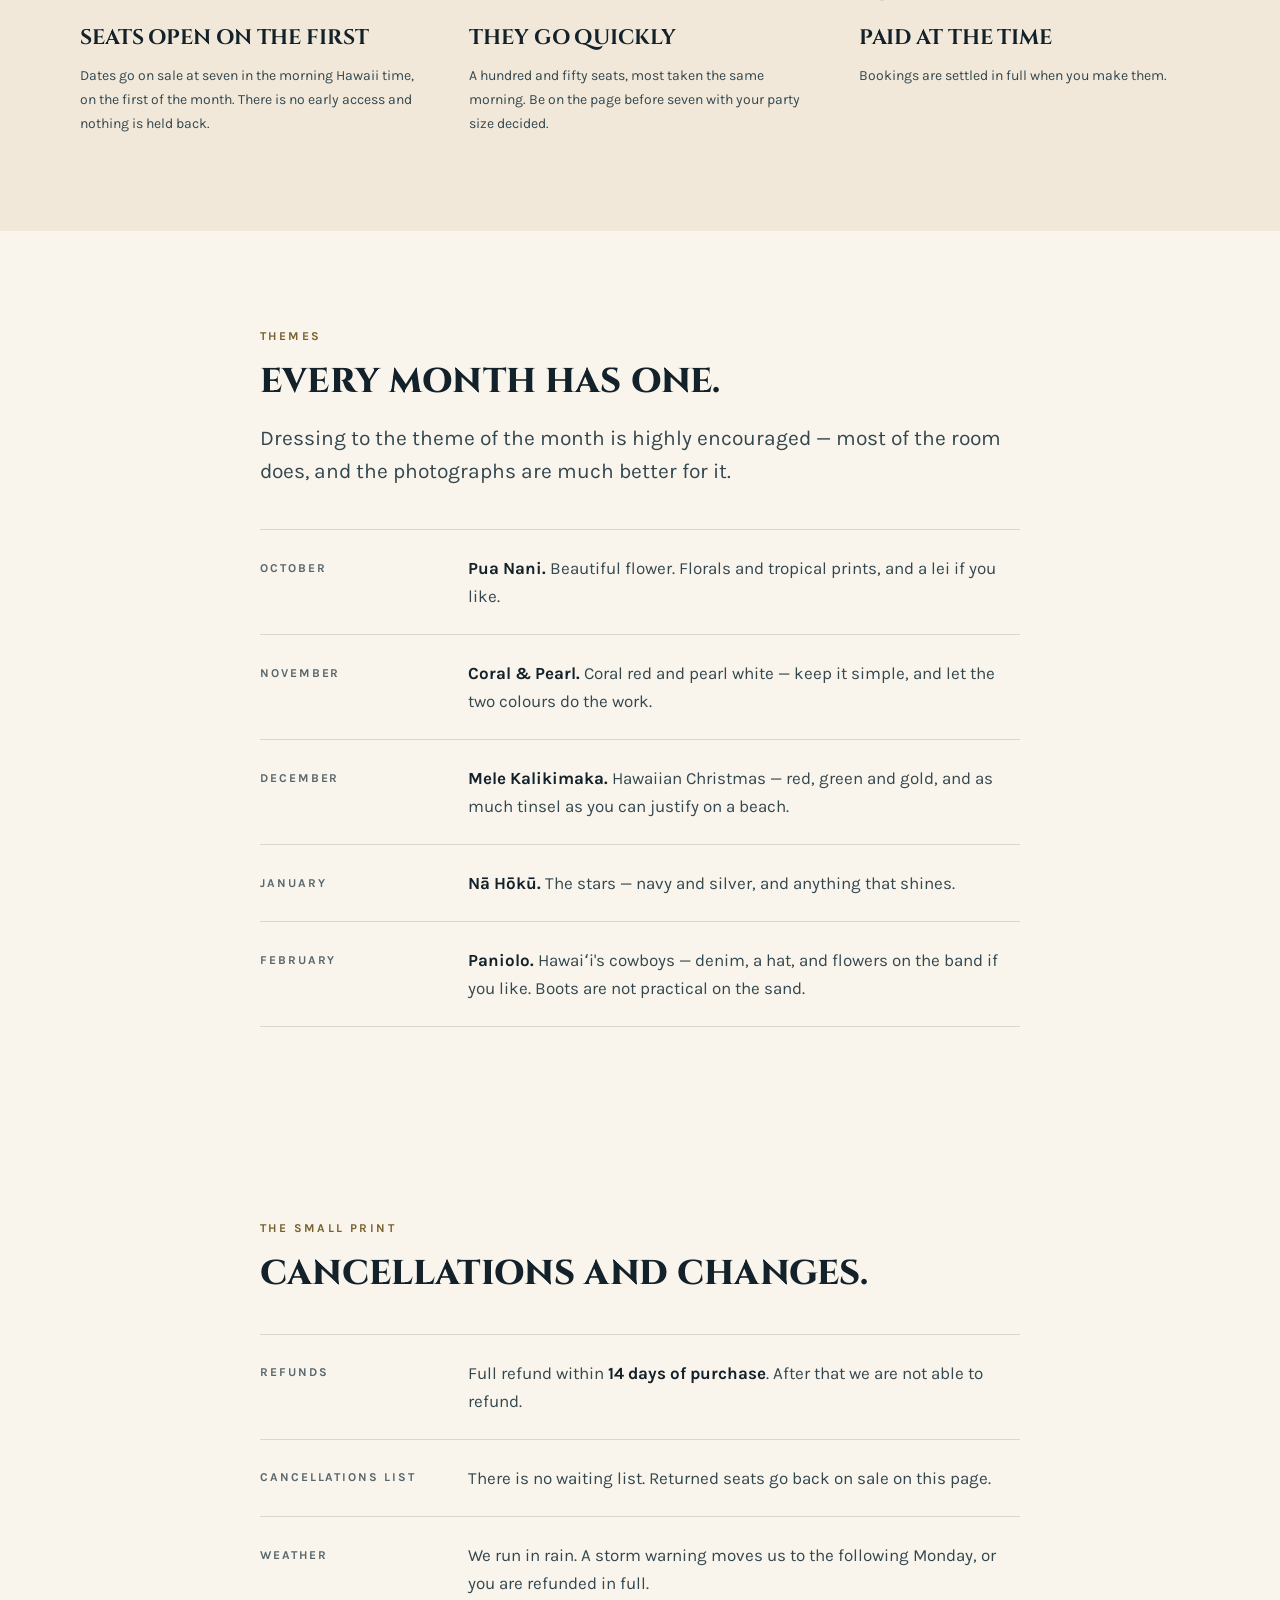
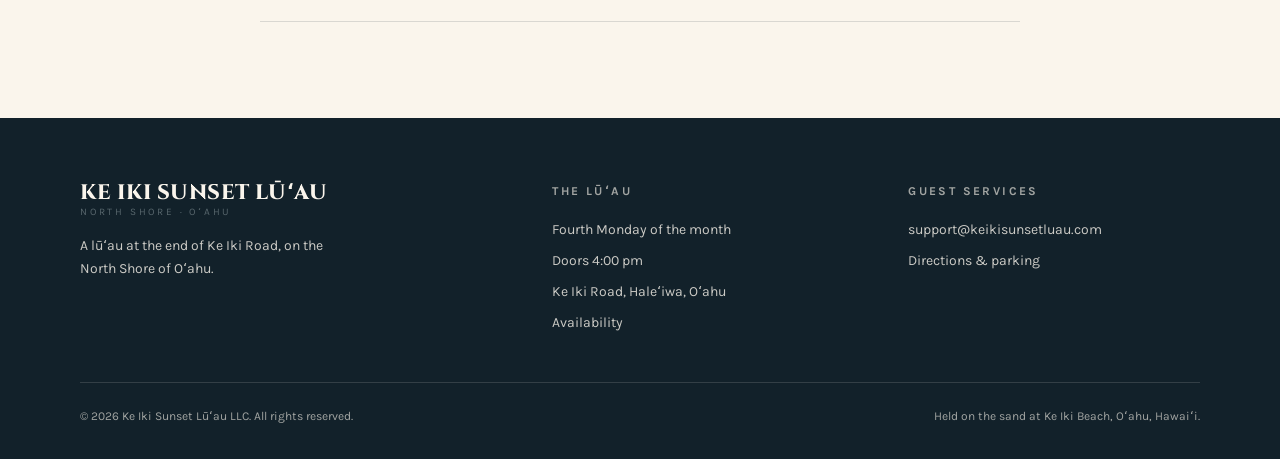
<file: book.html>
<!DOCTYPE html>
<html lang="en" class="no-js">
<head>
<meta charset="utf-8">
<meta name="viewport" content="width=device-width, initial-scale=1">
<title>Reservations — Ke Iki Sunset Lūʻau</title>
<meta name="description" content="Availability and prices. Seats open at 7:00 HST on the first of the month. October, November and December are sold out; January opens December 1st.">
<link rel="canonical" href="https://keikisunsetluau.com/book.html">
<meta property="og:type" content="website">
<meta property="og:site_name" content="Ke Iki Sunset Lūʻau">
<meta property="og:title" content="Reservations — Ke Iki Sunset Lūʻau">
<meta property="og:description" content="Availability and prices. Seats open at 7:00 HST on the first of the month. October, November and December are sold out; January opens December 1st.">
<meta property="og:image" content="https://keikisunsetluau.com/images/og-image.jpg">
<meta property="og:url" content="https://keikisunsetluau.com/book.html">
<meta name="twitter:card" content="summary_large_image">
<meta name="theme-color" content="#12212a">
<link rel="icon" href="favicon.svg" type="image/svg+xml">
<link rel="preconnect" href="https://fonts.googleapis.com">
<link rel="preconnect" href="https://fonts.gstatic.com" crossorigin>
<link href="https://fonts.googleapis.com/css2?family=Cinzel:wght@600;700;800;900&family=Karla:ital,wght@0,400;0,500;0,700;1,400&display=swap" rel="stylesheet">
<link rel="stylesheet" href="css/style.css">
</head>
<body data-promo>
<a class="skip-link" href="#main">Skip to content</a>

<div class="promo">
  October, November &amp; December <strong>sold out</strong> &middot; January seats open Tuesday, December 1st at 7:00 HST
</div>

<header class="site-header" data-solid="true">
  <div class="wrap site-header__inner">
    <a class="brand" href="index.html"><span class="brand__name">Ke Iki Sunset Lūʻau</span><span class="brand__sub">North Shore &middot; Oʻahu</span></a>
    <nav class="nav" aria-label="Primary">
      <button class="nav__toggle" type="button" aria-expanded="false" aria-label="Menu">
        <span></span><span></span><span></span>
      </button>
      <ul class="nav__list">
            <li><a class="nav__link" href="index.html">Home</a></li>
            <li><a class="nav__link" href="about.html">About</a></li>
            <li><a class="nav__link" href="evening.html">The Evening</a></li>
            <li><a class="nav__link" href="menu.html">Menu</a></li>
            <li><a class="nav__link" href="visit.html">Visit</a></li>
            <li><a class="nav__link" href="book.html" aria-current="page">Reservations</a></li>
      </ul>
      <a class="nav__cta" href="book.html">Book</a>
    </nav>
  </div>
</header>

<main id="main">

  <section class="page-head">
    <div class="wrap">
      <p class="eyebrow">Reservations</p>
      <h1 class="display display--xl">One hundred and fifty chairs on the sand.</h1>
    </div>
  </section>

  <section class="section section--tight">
    <div class="wrap--narrow">
      <div class="notice" data-reveal>
        <p class="notice__title">Sold out.</p>
        <p class="notice__body">October, November and December have all gone. January opens
        on <strong>Tuesday, December 1st at 7:00 HST</strong>. We cannot add seats or hold names
        for a date that has sold out.</p>
      </div>

      <div class="countdown countdown--light" data-countdown="2026-12-01T07:00:00-10:00"
           aria-label="Time until the next seat release" style="margin-top:2.5rem">
        <div class="countdown__unit"><span class="countdown__num" data-unit="days">—</span><span class="countdown__label">Days</span></div>
        <div class="countdown__unit"><span class="countdown__num" data-unit="hours">—</span><span class="countdown__label">Hours</span></div>
        <div class="countdown__unit"><span class="countdown__num" data-unit="minutes">—</span><span class="countdown__label">Minutes</span></div>
        <div class="countdown__unit"><span class="countdown__num" data-unit="seconds">—</span><span class="countdown__label">Seconds</span></div>
      </div>
      <p class="muted" style="font-size:.875rem;margin-top:1rem">Until tickets for January open.</p>
    </div>
  </section>

  <section class="section">
    <div class="wrap">
      <div data-reveal>
        <p class="eyebrow">Availability</p>
        <h2 class="display display--lg">Sold Out!</h2>
      </div>
      <div class="avail" style="margin-top:2.5rem">
        <div class="avail__row">
          <div><p class="avail__month">October 2026</p><p class="avail__date">Monday, October 26th</p><p class="avail__theme">Pua Nani</p></div>
          <p class="avail__note">Opened July 1st</p>
          <span class="pill pill--soldout">Sold out</span>
        </div>
        <div class="avail__row">
          <div><p class="avail__month">November 2026</p><p class="avail__date">Monday, November 23rd</p><p class="avail__theme">Coral &amp; Pearl</p></div>
          <p class="avail__note">Opened August 1st</p>
          <span class="pill pill--soldout">Sold out</span>
        </div>
        <div class="avail__row">
          <div><p class="avail__month">December 2026</p><p class="avail__date">Monday, December 28th</p><p class="avail__theme">Mele Kalikimaka</p></div>
          <p class="avail__note">Opened September 1st</p>
          <span class="pill pill--soldout">Sold out</span>
        </div>
        <div class="avail__row avail__row--next">
          <div><p class="avail__month">January 2027</p><p class="avail__date">Monday, January 25th</p><p class="avail__theme">Nā Hōkū</p></div>
          <p class="avail__note">Opens <strong>Tuesday, December 1st, 7:00 HST</strong></p>
          <span class="pill pill--upcoming">Not yet released</span>
        </div>
        <div class="avail__row">
          <div><p class="avail__month">February 2027</p><p class="avail__date">Monday, February 22nd</p><p class="avail__theme">Paniolo</p></div>
          <p class="avail__note">Released on the first of the month</p>
          <span class="pill pill--upcoming">Not yet released</span>
        </div>
        <div class="avail__row">
          <div><p class="avail__month">March 2027 onward</p><p class="avail__date">Fourth Monday, monthly</p></div>
          <p class="avail__note">Released on the first of the month</p>
          <span class="pill pill--upcoming">Not yet released</span>
        </div>
      </div>
    </div>
  </section>

  <section class="section section--tint">
    <div class="wrap">
      <div class="split" data-reveal>
        <div>
          <p class="eyebrow">Prices</p>
          <h2 class="display display--lg">One price, everything in.</h2>
          <div class="prices" style="margin-top:2rem">
            <div class="prices__row">
              <span class="prices__label">Adult<span class="prices__sub">13 and over</span></span>
              <span class="prices__amount">$57</span>
            </div>
            <div class="prices__row">
              <span class="prices__label">Keiki<span class="prices__sub">5 to 12</span></span>
              <span class="prices__amount">$23</span>
            </div>
            <div class="prices__row">
              <span class="prices__label">Under 5<span class="prices__sub">On a lap, or a spare chair</span></span>
              <span class="prices__amount">Free</span>
            </div>
          </div>
          <p class="muted" style="font-size:.875rem;margin-top:1rem">
            Tax included. No service charge is added, and there is no charge for parking &mdash;
            there is simply very little of it.</p>
        </div>
        <div>
          <p class="eyebrow">Included</p>
          <ul class="footer__list" style="color:var(--ink-2);font-size:1rem;gap:.75rem;margin-top:1rem">
            <li>Shell lei on arrival</li>
            <li>A welcome drink</li>
            <li>The full buffet, open through the sunset</li>
            <li>Coffee and dessert after the programme</li>
            <li>The whole programme: imu, hula, fire knife</li>
          </ul>
          <p class="eyebrow" style="margin-top:2.5rem">Not included</p>
          <ul class="footer__list" style="color:var(--ink-2);font-size:1rem;gap:.75rem;margin-top:1rem">
            <li>Bar drinks beyond the first &mdash; cards accepted</li>
            <li>Parking. It is free, but there is very little of it</li>
          </ul>
        </div>
      </div>
    </div>
  </section>

  <section class="section section--tint">
    <div class="wrap">
      <div class="center" data-reveal>
        <p class="eyebrow">How it works</p>
        <h2 class="display display--lg">Seats open on the first of the month.</h2>
      </div>
      <div class="rule " role="presentation"><svg viewBox="0 0 24 24" fill="none" aria-hidden="true"><circle cx="12" cy="10" r="4.4" stroke="currentColor" stroke-width="1.3"/><path d="M2 16.5h20M5 20h14" stroke="currentColor" stroke-width="1.3" stroke-linecap="round"/></svg></div>
      <ol class="steps">
        <li class="steps__item" data-reveal>
          <h3 class="steps__title">Seats open on the first</h3>
          <p class="steps__body">Dates go on sale at seven in the morning Hawaii time, on the
          first of the month. There is no early access and nothing is held back.</p></li>
        <li class="steps__item" data-reveal data-reveal-delay="90">
          <h3 class="steps__title">They go quickly</h3>
          <p class="steps__body">A hundred and fifty seats, most taken the same morning.
          Be on the page before seven with your party size decided.</p></li>
        <li class="steps__item" data-reveal data-reveal-delay="180">
          <h3 class="steps__title">Paid at the time</h3>
          <p class="steps__body">Bookings are settled in full when you make them.</p></li>
      </ol>
    </div>
  </section>

  <section class="section">
    <div class="wrap--narrow">
      <div data-reveal>
        <p class="eyebrow">Themes</p>
        <h2 class="display display--lg">Every month has one.</h2>
        <p class="lede" style="margin-top:1.25rem">Dressing to the theme of the month is
        highly encouraged &mdash; most of the room does, and the photographs are much better for
        it. </p>
      </div>
      <dl class="details" style="margin-top:2.5rem">
        <div class="details__row"><dt class="details__key">October</dt>
          <dd class="details__val"><strong>Pua Nani.</strong> Beautiful flower. Florals and
          tropical prints, and a lei if you like.</dd></div>
        <div class="details__row"><dt class="details__key">November</dt>
          <dd class="details__val"><strong>Coral &amp; Pearl.</strong> Coral red and pearl
          white &mdash; keep it simple, and let the two colours do the work.</dd></div>
        <div class="details__row"><dt class="details__key">December</dt>
          <dd class="details__val"><strong>Mele Kalikimaka.</strong> Hawaiian Christmas &mdash;
          red, green and gold, and as much tinsel as you can justify on a beach.</dd></div>
        <div class="details__row"><dt class="details__key">January</dt>
          <dd class="details__val"><strong>Nā Hōkū.</strong> The stars &mdash; navy and
          silver, and anything that shines.</dd></div>
        <div class="details__row"><dt class="details__key">February</dt>
          <dd class="details__val"><strong>Paniolo.</strong> Hawaiʻi's cowboys &mdash; denim,
          a hat, and flowers on the band if you like. Boots are not practical on the
          sand.</dd></div>
      </dl>
    </div>
  </section>

  <section class="section">
    <div class="wrap--narrow">
      <div data-reveal>
        <p class="eyebrow">The small print</p>
        <h2 class="display display--lg">Cancellations and changes.</h2>
      </div>
      <dl class="details" style="margin-top:2.5rem">
        <div class="details__row"><dt class="details__key">Refunds</dt>
          <dd class="details__val">Full refund within <strong>14 days of purchase</strong>.
          After that we are not able to refund.</dd></div>
        <div class="details__row"><dt class="details__key">Cancellations list</dt>
          <dd class="details__val">There is no waiting list. Returned seats go back on sale
          on this page.</dd></div>
        <div class="details__row"><dt class="details__key">Weather</dt>
          <dd class="details__val">We run in rain. A storm warning moves us to the following
          Monday, or you are refunded in full.</dd></div>
      </dl>
    </div>
  </section>


</main>

  <footer class="site-footer">
    <div class="wrap">
      <div class="footer__grid">
        <div class="footer__brand">
          <a class="brand" href="index.html"><span class="brand__name">Ke Iki Sunset Lūʻau</span><span class="brand__sub">North Shore &middot; Oʻahu</span></a>
          <p style="margin-top:1rem;max-width:34ch;font-size:.875rem">
            A lūʻau at the end of Ke Iki Road, on the North Shore of Oʻahu.
          </p>
        </div>
        <div>
          <h2 class="footer__title">The lūʻau</h2>
          <ul class="footer__list">
            <li>Fourth Monday of the month</li>
            <li>Doors 4:00 pm</li>
            <li>Ke Iki Road, Haleʻiwa, Oʻahu</li>
            <li><a href="book.html">Availability</a></li>
          </ul>
        </div>
        <div>
          <h2 class="footer__title">Guest Services</h2>
          <ul class="footer__list">
            <li><a href="mailto:support@keikisunsetluau.com">support@keikisunsetluau.com</a></li>
            <li><a href="visit.html">Directions &amp; parking</a></li>
          </ul>
        </div>
      </div>
      <div class="footer__bottom">
        <span>&copy; 2026 Ke Iki Sunset Lūʻau LLC. All rights reserved.</span>
        <span>Held on the sand at Ke Iki Beach, Oʻahu, Hawaiʻi.</span>
      </div>
    </div>
  </footer>

<script src="js/main.js"></script>
</body>
</html>
</file>
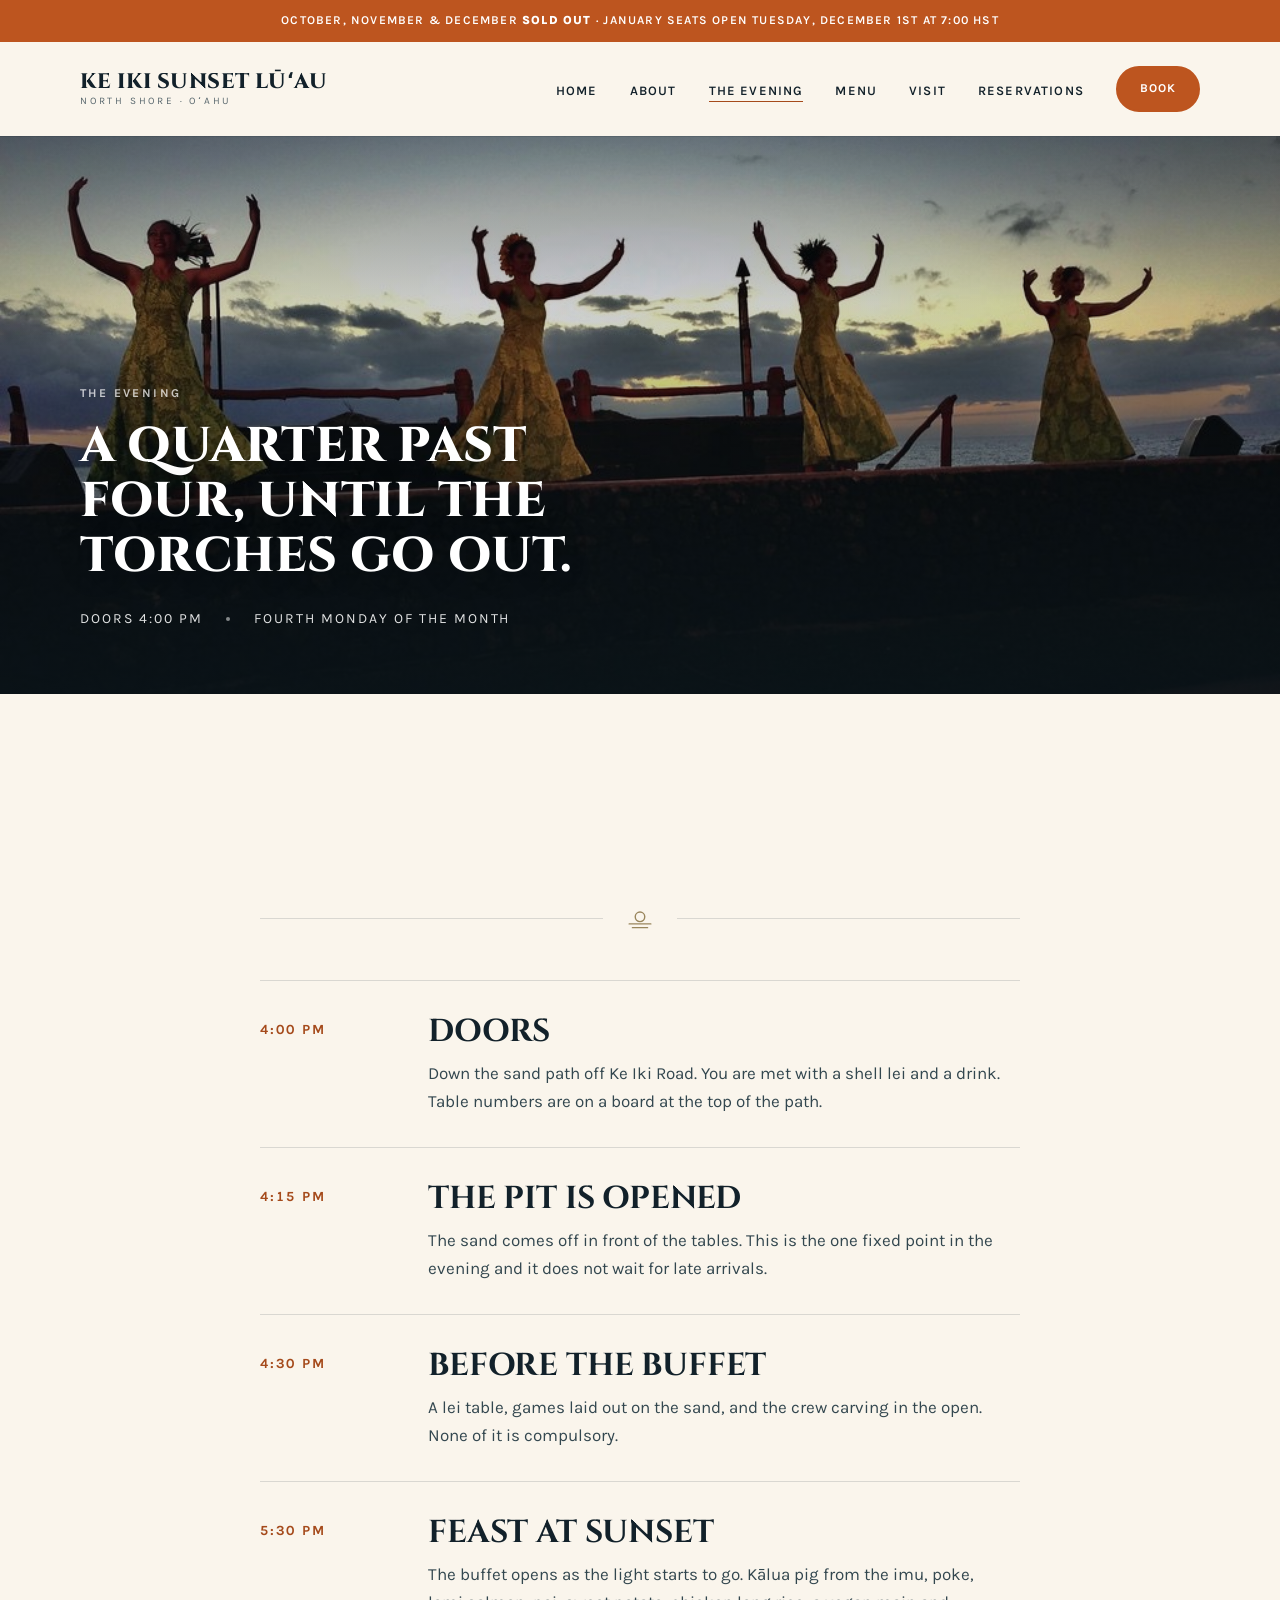
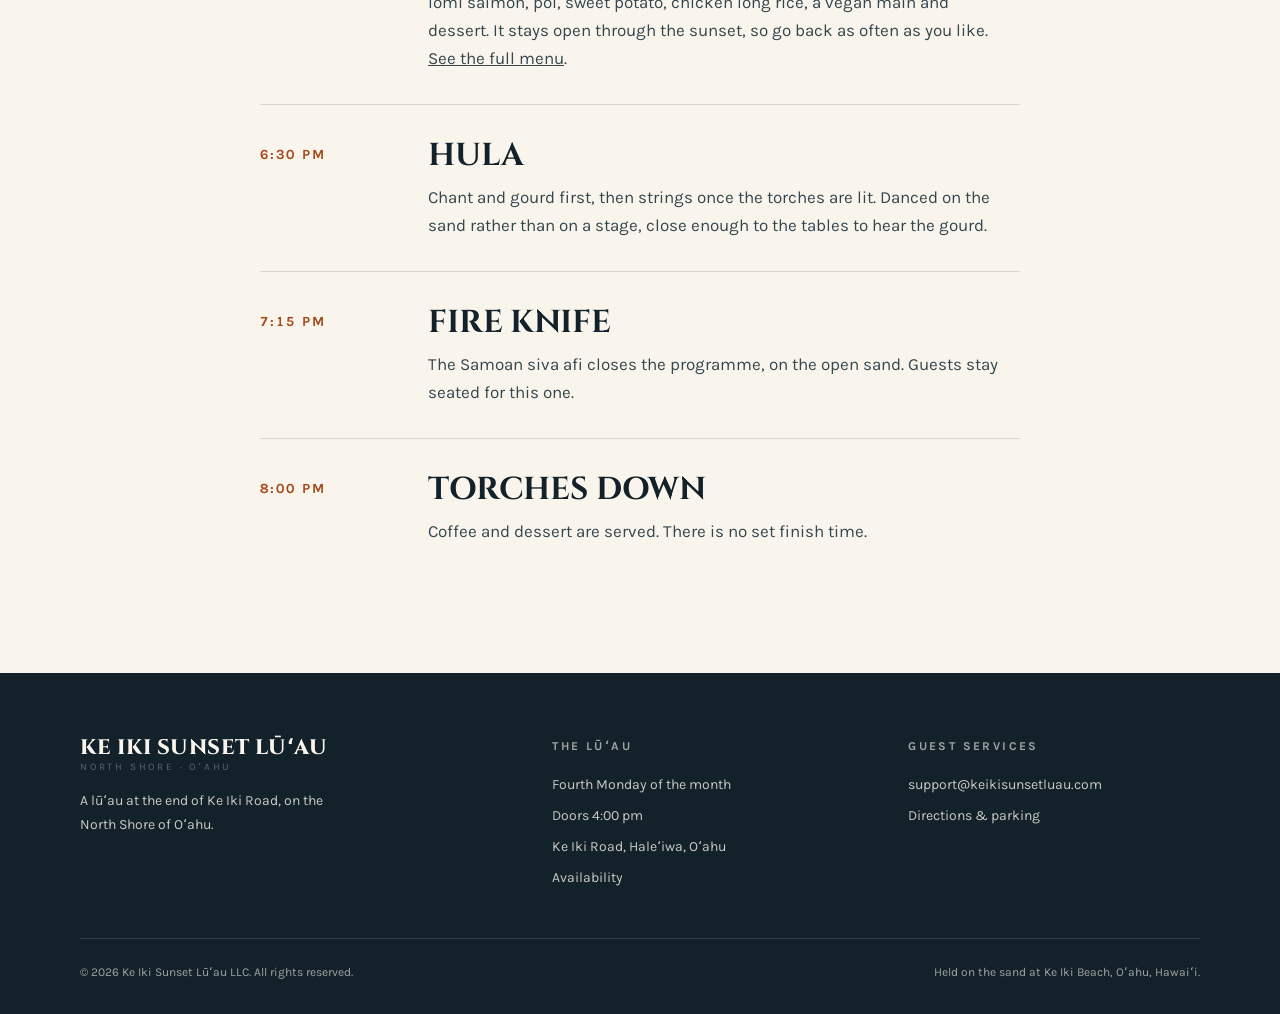
<file: evening.html>
<!DOCTYPE html>
<html lang="en" class="no-js">
<head>
<meta charset="utf-8">
<meta name="viewport" content="width=device-width, initial-scale=1">
<title>The Evening — Ke Iki Sunset Lūʻau</title>
<meta name="description" content="The running order at Ke Iki, from doors at four through the pit, dinner, sunset, hula and the fire knife.">
<link rel="canonical" href="https://keikisunsetluau.com/evening.html">
<meta property="og:type" content="website">
<meta property="og:site_name" content="Ke Iki Sunset Lūʻau">
<meta property="og:title" content="The Evening — Ke Iki Sunset Lūʻau">
<meta property="og:description" content="The running order at Ke Iki, from doors at four through the pit, dinner, sunset, hula and the fire knife.">
<meta property="og:image" content="https://keikisunsetluau.com/images/og-image.jpg">
<meta property="og:url" content="https://keikisunsetluau.com/evening.html">
<meta name="twitter:card" content="summary_large_image">
<meta name="theme-color" content="#12212a">
<link rel="icon" href="favicon.svg" type="image/svg+xml">
<link rel="preconnect" href="https://fonts.googleapis.com">
<link rel="preconnect" href="https://fonts.gstatic.com" crossorigin>
<link href="https://fonts.googleapis.com/css2?family=Cinzel:wght@600;700;800;900&family=Karla:ital,wght@0,400;0,500;0,700;1,400&display=swap" rel="stylesheet">
<link rel="stylesheet" href="css/style.css">
</head>
<body data-promo>
<a class="skip-link" href="#main">Skip to content</a>

<div class="promo">
  October, November &amp; December <strong>sold out</strong> &middot; January seats open Tuesday, December 1st at 7:00 HST
</div>

<header class="site-header" data-solid="true">
  <div class="wrap site-header__inner">
    <a class="brand" href="index.html"><span class="brand__name">Ke Iki Sunset Lūʻau</span><span class="brand__sub">North Shore &middot; Oʻahu</span></a>
    <nav class="nav" aria-label="Primary">
      <button class="nav__toggle" type="button" aria-expanded="false" aria-label="Menu">
        <span></span><span></span><span></span>
      </button>
      <ul class="nav__list">
            <li><a class="nav__link" href="index.html">Home</a></li>
            <li><a class="nav__link" href="about.html">About</a></li>
            <li><a class="nav__link" href="evening.html" aria-current="page">The Evening</a></li>
            <li><a class="nav__link" href="menu.html">Menu</a></li>
            <li><a class="nav__link" href="visit.html">Visit</a></li>
            <li><a class="nav__link" href="book.html">Reservations</a></li>
      </ul>
      <a class="nav__cta" href="book.html">Book</a>
    </nav>
  </div>
</header>

<main id="main">

  <section class="hero hero--short">
    <div class="hero__media">
      <img src="images/hula-dusk.jpg" alt="Hula dancers performing against the ocean at dusk" fetchpriority="high" width="1024" height="768">
    </div>
    <div class="wrap hero__inner">
      <p class="eyebrow eyebrow--light">The evening</p>
      <h1 class="display display--xl hero__title">A quarter past four, until the torches go out.</h1>
      <div class="hero__meta"><span>Doors 4:00 pm</span><span>Fourth Monday of the month</span></div>
    </div>
  </section>

  <section class="section">
    <div class="wrap--narrow">
      <p class="lede" data-reveal>The pit is opened at 4:15 and the sun sets at around six.
      Times after dark are approximate.</p>
      <div class="rule " role="presentation"><svg viewBox="0 0 24 24" fill="none" aria-hidden="true"><circle cx="12" cy="10" r="4.4" stroke="currentColor" stroke-width="1.3"/><path d="M2 16.5h20M5 20h14" stroke="currentColor" stroke-width="1.3" stroke-linecap="round"/></svg></div>
      <ol class="timeline">
        <li class="timeline__item" data-reveal>
          <div class="timeline__time">4:00 pm</div>
          <div><h3 class="timeline__title">Doors</h3>
            <p class="timeline__body">Down the sand path off Ke Iki Road. You are met with a shell lei and a drink. Table numbers are on a board at the top of the path.</p></div>
        </li>
        <li class="timeline__item" data-reveal>
          <div class="timeline__time">4:15 pm</div>
          <div><h3 class="timeline__title">The pit is opened</h3>
            <p class="timeline__body">The sand comes off in front of the tables. This is the one fixed point in the evening and it does not wait for late arrivals.</p></div>
        </li>
        <li class="timeline__item" data-reveal>
          <div class="timeline__time">4:30 pm</div>
          <div><h3 class="timeline__title">Before the buffet</h3>
            <p class="timeline__body">A lei table, games laid out on the sand, and the crew carving in the open. None of it is compulsory.</p></div>
        </li>
        <li class="timeline__item" data-reveal>
          <div class="timeline__time">5:30 pm</div>
          <div><h3 class="timeline__title">Feast at sunset</h3>
            <p class="timeline__body">The buffet opens as the light starts to go. Kālua pig from the imu, poke, lomi salmon, poi, sweet potato, chicken long rice, a vegan main and dessert. It stays open through the sunset, so go back as often as you like. <a href="menu.html">See the full menu</a>.</p></div>
        </li>
        <li class="timeline__item" data-reveal>
          <div class="timeline__time">6:30 pm</div>
          <div><h3 class="timeline__title">Hula</h3>
            <p class="timeline__body">Chant and gourd first, then strings once the torches are lit. Danced on the sand rather than on a stage, close enough to the tables to hear the gourd.</p></div>
        </li>
        <li class="timeline__item" data-reveal>
          <div class="timeline__time">7:15 pm</div>
          <div><h3 class="timeline__title">Fire knife</h3>
            <p class="timeline__body">The Samoan siva afi closes the programme, on the open sand. Guests stay seated for this one.</p></div>
        </li>
        <li class="timeline__item" data-reveal>
          <div class="timeline__time">8:00 pm</div>
          <div><h3 class="timeline__title">Torches down</h3>
            <p class="timeline__body">Coffee and dessert are served. There is no set finish time.</p></div>
        </li>
      </ol>
    </div>
  </section>

</main>

  <footer class="site-footer">
    <div class="wrap">
      <div class="footer__grid">
        <div class="footer__brand">
          <a class="brand" href="index.html"><span class="brand__name">Ke Iki Sunset Lūʻau</span><span class="brand__sub">North Shore &middot; Oʻahu</span></a>
          <p style="margin-top:1rem;max-width:34ch;font-size:.875rem">
            A lūʻau at the end of Ke Iki Road, on the North Shore of Oʻahu.
          </p>
        </div>
        <div>
          <h2 class="footer__title">The lūʻau</h2>
          <ul class="footer__list">
            <li>Fourth Monday of the month</li>
            <li>Doors 4:00 pm</li>
            <li>Ke Iki Road, Haleʻiwa, Oʻahu</li>
            <li><a href="book.html">Availability</a></li>
          </ul>
        </div>
        <div>
          <h2 class="footer__title">Guest Services</h2>
          <ul class="footer__list">
            <li><a href="mailto:support@keikisunsetluau.com">support@keikisunsetluau.com</a></li>
            <li><a href="visit.html">Directions &amp; parking</a></li>
          </ul>
        </div>
      </div>
      <div class="footer__bottom">
        <span>&copy; 2026 Ke Iki Sunset Lūʻau LLC. All rights reserved.</span>
        <span>Held on the sand at Ke Iki Beach, Oʻahu, Hawaiʻi.</span>
      </div>
    </div>
  </footer>

<script src="js/main.js"></script>
</body>
</html>
</file>
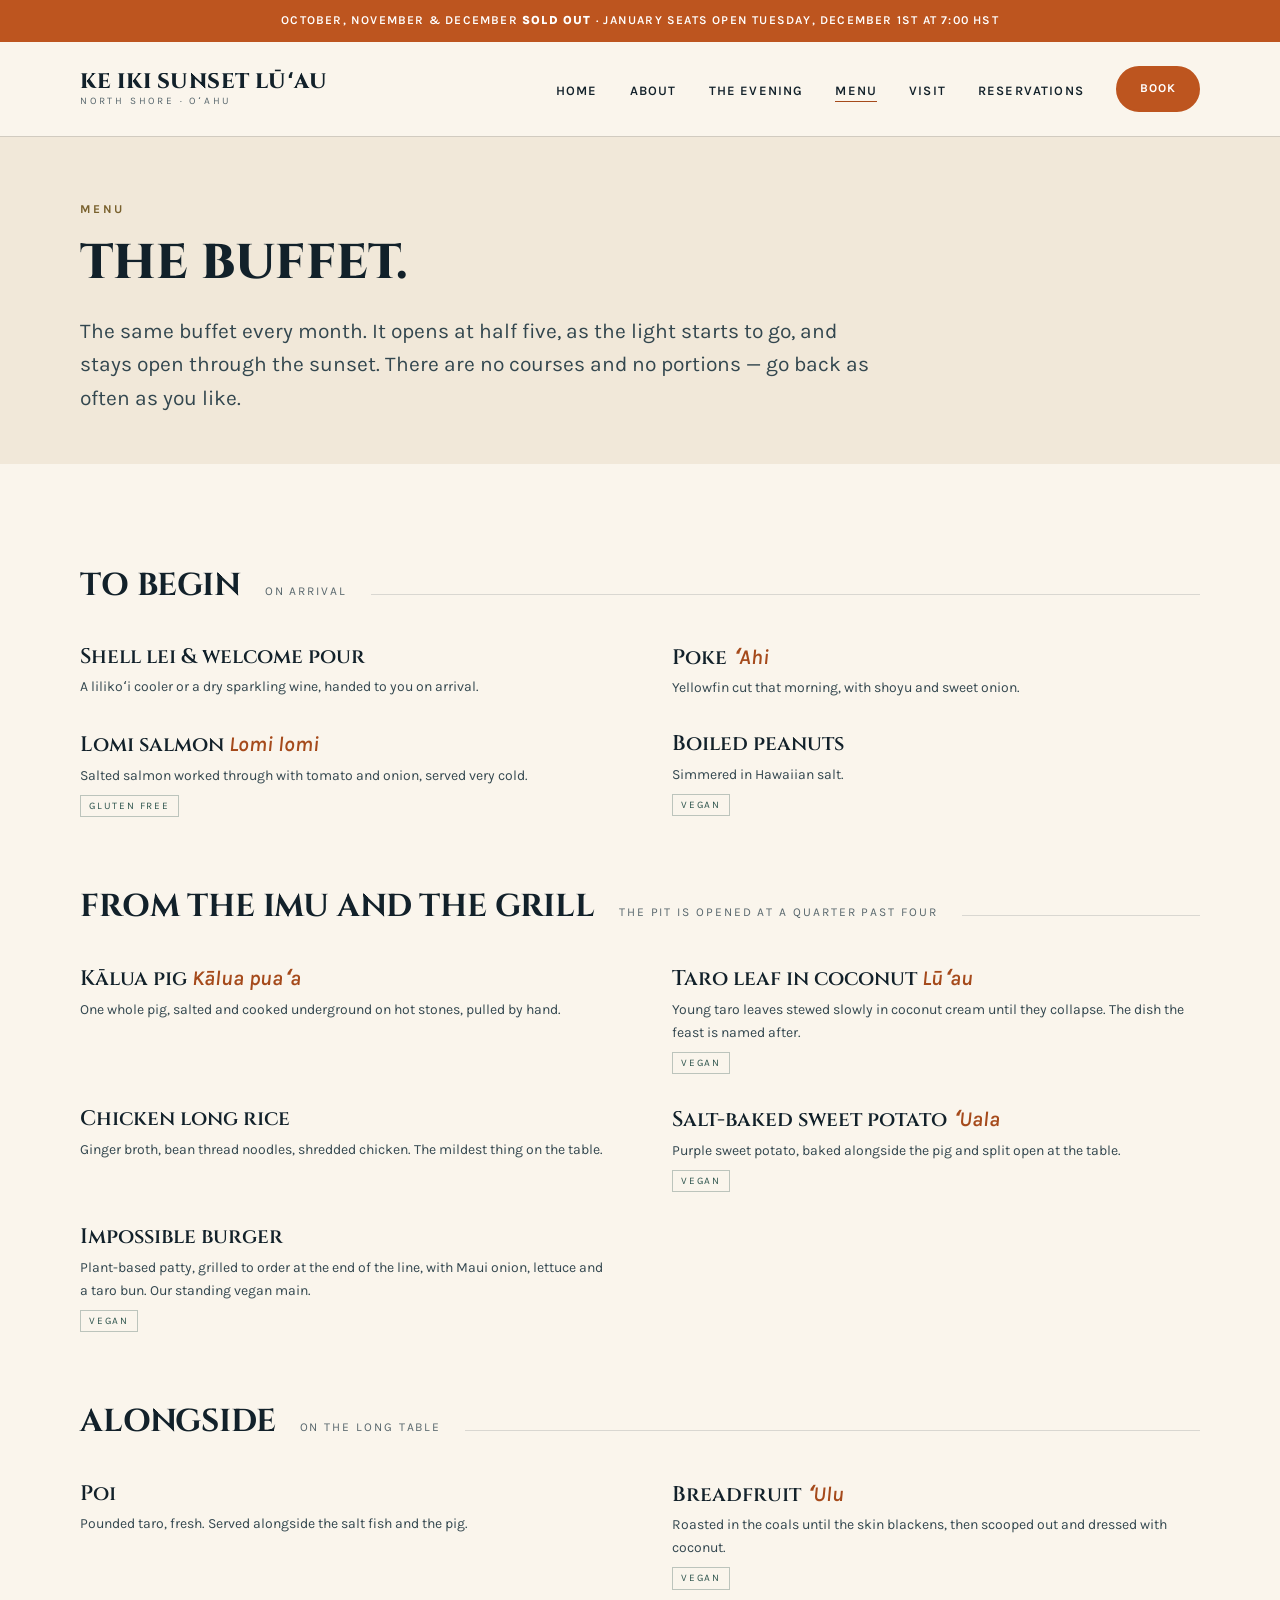
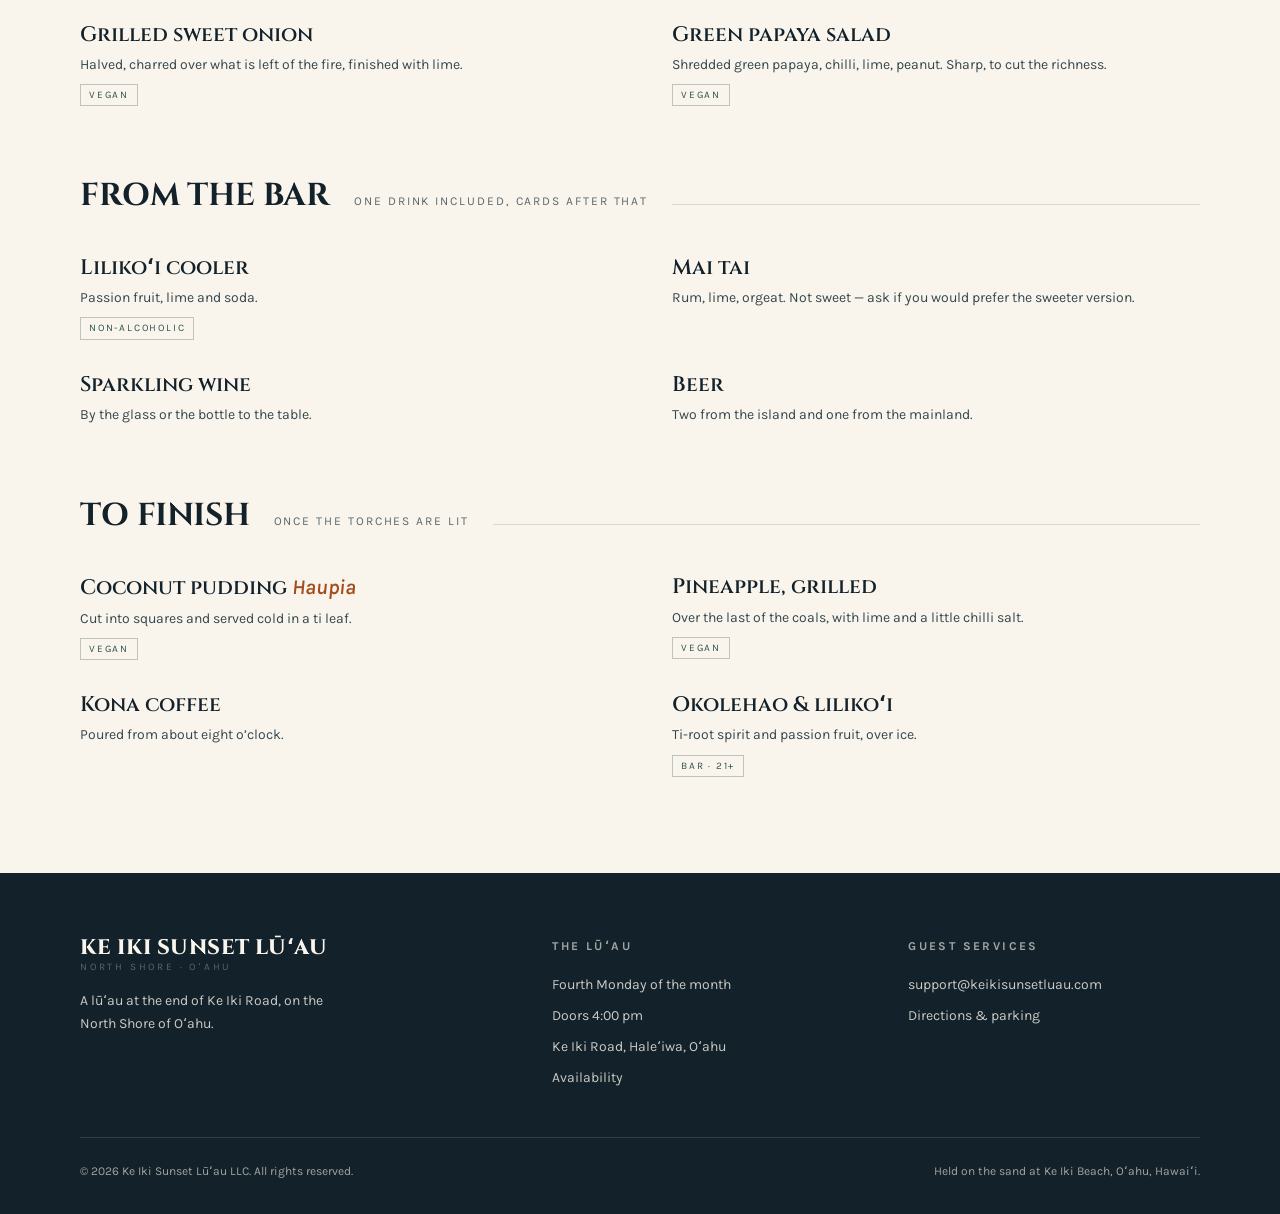
<file: menu.html>
<!DOCTYPE html>
<html lang="en" class="no-js">
<head>
<meta charset="utf-8">
<meta name="viewport" content="width=device-width, initial-scale=1">
<title>Menu — Ke Iki Sunset Lūʻau</title>
<meta name="description" content="A Hawaiian buffet on the sand — kālua pig from the imu, poke, lomi salmon, poi, haupia, and a vegan main.">
<link rel="canonical" href="https://keikisunsetluau.com/menu.html">
<meta property="og:type" content="website">
<meta property="og:site_name" content="Ke Iki Sunset Lūʻau">
<meta property="og:title" content="Menu — Ke Iki Sunset Lūʻau">
<meta property="og:description" content="A Hawaiian buffet on the sand — kālua pig from the imu, poke, lomi salmon, poi, haupia, and a vegan main.">
<meta property="og:image" content="https://keikisunsetluau.com/images/og-image.jpg">
<meta property="og:url" content="https://keikisunsetluau.com/menu.html">
<meta name="twitter:card" content="summary_large_image">
<meta name="theme-color" content="#12212a">
<link rel="icon" href="favicon.svg" type="image/svg+xml">
<link rel="preconnect" href="https://fonts.googleapis.com">
<link rel="preconnect" href="https://fonts.gstatic.com" crossorigin>
<link href="https://fonts.googleapis.com/css2?family=Cinzel:wght@600;700;800;900&family=Karla:ital,wght@0,400;0,500;0,700;1,400&display=swap" rel="stylesheet">
<link rel="stylesheet" href="css/style.css">
</head>
<body data-promo>
<a class="skip-link" href="#main">Skip to content</a>

<div class="promo">
  October, November &amp; December <strong>sold out</strong> &middot; January seats open Tuesday, December 1st at 7:00 HST
</div>

<header class="site-header" data-solid="true">
  <div class="wrap site-header__inner">
    <a class="brand" href="index.html"><span class="brand__name">Ke Iki Sunset Lūʻau</span><span class="brand__sub">North Shore &middot; Oʻahu</span></a>
    <nav class="nav" aria-label="Primary">
      <button class="nav__toggle" type="button" aria-expanded="false" aria-label="Menu">
        <span></span><span></span><span></span>
      </button>
      <ul class="nav__list">
            <li><a class="nav__link" href="index.html">Home</a></li>
            <li><a class="nav__link" href="about.html">About</a></li>
            <li><a class="nav__link" href="evening.html">The Evening</a></li>
            <li><a class="nav__link" href="menu.html" aria-current="page">Menu</a></li>
            <li><a class="nav__link" href="visit.html">Visit</a></li>
            <li><a class="nav__link" href="book.html">Reservations</a></li>
      </ul>
      <a class="nav__cta" href="book.html">Book</a>
    </nav>
  </div>
</header>

<main id="main">

  <section class="page-head">
    <div class="wrap">
      <p class="eyebrow">Menu</p>
      <h1 class="display display--xl">The buffet.</h1>
      <p class="lede" style="margin-top:1.5rem">The same buffet every month. It opens at
      half five, as the light starts to go, and stays open through the sunset. There are no
      courses and no portions &mdash; go back as often as you like.</p>
    </div>
  </section>

  <section class="section">
    <div class="wrap">
      <div class="menu-group" data-reveal>
        <div class="menu-group__head">
          <h2 class="menu-group__title">To begin</h2>
          <span class="menu-group__note">On arrival</span>
        </div>
        <ul class="menu-list">
        <li class="menu-item">
          <p class="menu-item__name">Shell lei &amp; welcome pour</p>
          <p class="menu-item__desc">A lilikoʻi cooler or a dry sparkling wine, handed to you on arrival.</p>
          
        </li>
        <li class="menu-item">
          <p class="menu-item__name">Poke <span class="menu-item__hawaiian">ʻAhi</span></p>
          <p class="menu-item__desc">Yellowfin cut that morning, with shoyu and sweet onion.</p>
          
        </li>
        <li class="menu-item">
          <p class="menu-item__name">Lomi salmon <span class="menu-item__hawaiian">Lomi lomi</span></p>
          <p class="menu-item__desc">Salted salmon worked through with tomato and onion, served very cold.</p>
          <span class="menu-item__tag">Gluten free</span>
        </li>
        <li class="menu-item">
          <p class="menu-item__name">Boiled peanuts</p>
          <p class="menu-item__desc">Simmered in Hawaiian salt.</p>
          <span class="menu-item__tag">Vegan</span>
        </li>
        </ul>
      </div>
      <div class="menu-group" data-reveal>
        <div class="menu-group__head">
          <h2 class="menu-group__title">From the imu and the grill</h2>
          <span class="menu-group__note">The pit is opened at a quarter past four</span>
        </div>
        <ul class="menu-list">
        <li class="menu-item">
          <p class="menu-item__name">Kālua pig <span class="menu-item__hawaiian">Kālua puaʻa</span></p>
          <p class="menu-item__desc">One whole pig, salted and cooked underground on hot stones, pulled by hand.</p>
          
        </li>
        <li class="menu-item">
          <p class="menu-item__name">Taro leaf in coconut <span class="menu-item__hawaiian">Lūʻau</span></p>
          <p class="menu-item__desc">Young taro leaves stewed slowly in coconut cream until they collapse. The dish the feast is named after.</p>
          <span class="menu-item__tag">Vegan</span>
        </li>
        <li class="menu-item">
          <p class="menu-item__name">Chicken long rice</p>
          <p class="menu-item__desc">Ginger broth, bean thread noodles, shredded chicken. The mildest thing on the table.</p>
          
        </li>
        <li class="menu-item">
          <p class="menu-item__name">Salt-baked sweet potato <span class="menu-item__hawaiian">ʻUala</span></p>
          <p class="menu-item__desc">Purple sweet potato, baked alongside the pig and split open at the table.</p>
          <span class="menu-item__tag">Vegan</span>
        </li>
        <li class="menu-item">
          <p class="menu-item__name">Impossible burger</p>
          <p class="menu-item__desc">Plant-based patty, grilled to order at the end of the line, with Maui onion, lettuce and a taro bun. Our standing vegan main.</p>
          <span class="menu-item__tag">Vegan</span>
        </li>
        </ul>
      </div>
      <div class="menu-group" data-reveal>
        <div class="menu-group__head">
          <h2 class="menu-group__title">Alongside</h2>
          <span class="menu-group__note">On the long table</span>
        </div>
        <ul class="menu-list">
        <li class="menu-item">
          <p class="menu-item__name">Poi</p>
          <p class="menu-item__desc">Pounded taro, fresh. Served alongside the salt fish and the pig.</p>
          
        </li>
        <li class="menu-item">
          <p class="menu-item__name">Breadfruit <span class="menu-item__hawaiian">ʻUlu</span></p>
          <p class="menu-item__desc">Roasted in the coals until the skin blackens, then scooped out and dressed with coconut.</p>
          <span class="menu-item__tag">Vegan</span>
        </li>
        <li class="menu-item">
          <p class="menu-item__name">Grilled sweet onion</p>
          <p class="menu-item__desc">Halved, charred over what is left of the fire, finished with lime.</p>
          <span class="menu-item__tag">Vegan</span>
        </li>
        <li class="menu-item">
          <p class="menu-item__name">Green papaya salad</p>
          <p class="menu-item__desc">Shredded green papaya, chilli, lime, peanut. Sharp, to cut the richness.</p>
          <span class="menu-item__tag">Vegan</span>
        </li>
        </ul>
      </div>
      <div class="menu-group" data-reveal>
        <div class="menu-group__head">
          <h2 class="menu-group__title">From the bar</h2>
          <span class="menu-group__note">One drink included, cards after that</span>
        </div>
        <ul class="menu-list">
        <li class="menu-item">
          <p class="menu-item__name">Lilikoʻi cooler</p>
          <p class="menu-item__desc">Passion fruit, lime and soda.</p>
          <span class="menu-item__tag">Non-alcoholic</span>
        </li>
        <li class="menu-item">
          <p class="menu-item__name">Mai tai</p>
          <p class="menu-item__desc">Rum, lime, orgeat. Not sweet &mdash; ask if you would prefer the sweeter version.</p>
          
        </li>
        <li class="menu-item">
          <p class="menu-item__name">Sparkling wine</p>
          <p class="menu-item__desc">By the glass or the bottle to the table.</p>
          
        </li>
        <li class="menu-item">
          <p class="menu-item__name">Beer</p>
          <p class="menu-item__desc">Two from the island and one from the mainland.</p>
          
        </li>
        </ul>
      </div>
      <div class="menu-group" data-reveal>
        <div class="menu-group__head">
          <h2 class="menu-group__title">To finish</h2>
          <span class="menu-group__note">Once the torches are lit</span>
        </div>
        <ul class="menu-list">
        <li class="menu-item">
          <p class="menu-item__name">Coconut pudding <span class="menu-item__hawaiian">Haupia</span></p>
          <p class="menu-item__desc">Cut into squares and served cold in a ti leaf.</p>
          <span class="menu-item__tag">Vegan</span>
        </li>
        <li class="menu-item">
          <p class="menu-item__name">Pineapple, grilled</p>
          <p class="menu-item__desc">Over the last of the coals, with lime and a little chilli salt.</p>
          <span class="menu-item__tag">Vegan</span>
        </li>
        <li class="menu-item">
          <p class="menu-item__name">Kona coffee</p>
          <p class="menu-item__desc">Poured from about eight o&rsquo;clock.</p>
          
        </li>
        <li class="menu-item">
          <p class="menu-item__name">Okolehao &amp; lilikoʻi</p>
          <p class="menu-item__desc">Ti-root spirit and passion fruit, over ice.</p>
          <span class="menu-item__tag">Bar &middot; 21+</span>
        </li>
        </ul>
      </div>
    </div>
  </section>

</main>

  <footer class="site-footer">
    <div class="wrap">
      <div class="footer__grid">
        <div class="footer__brand">
          <a class="brand" href="index.html"><span class="brand__name">Ke Iki Sunset Lūʻau</span><span class="brand__sub">North Shore &middot; Oʻahu</span></a>
          <p style="margin-top:1rem;max-width:34ch;font-size:.875rem">
            A lūʻau at the end of Ke Iki Road, on the North Shore of Oʻahu.
          </p>
        </div>
        <div>
          <h2 class="footer__title">The lūʻau</h2>
          <ul class="footer__list">
            <li>Fourth Monday of the month</li>
            <li>Doors 4:00 pm</li>
            <li>Ke Iki Road, Haleʻiwa, Oʻahu</li>
            <li><a href="book.html">Availability</a></li>
          </ul>
        </div>
        <div>
          <h2 class="footer__title">Guest Services</h2>
          <ul class="footer__list">
            <li><a href="mailto:support@keikisunsetluau.com">support@keikisunsetluau.com</a></li>
            <li><a href="visit.html">Directions &amp; parking</a></li>
          </ul>
        </div>
      </div>
      <div class="footer__bottom">
        <span>&copy; 2026 Ke Iki Sunset Lūʻau LLC. All rights reserved.</span>
        <span>Held on the sand at Ke Iki Beach, Oʻahu, Hawaiʻi.</span>
      </div>
    </div>
  </footer>

<script src="js/main.js"></script>
</body>
</html>
</file>
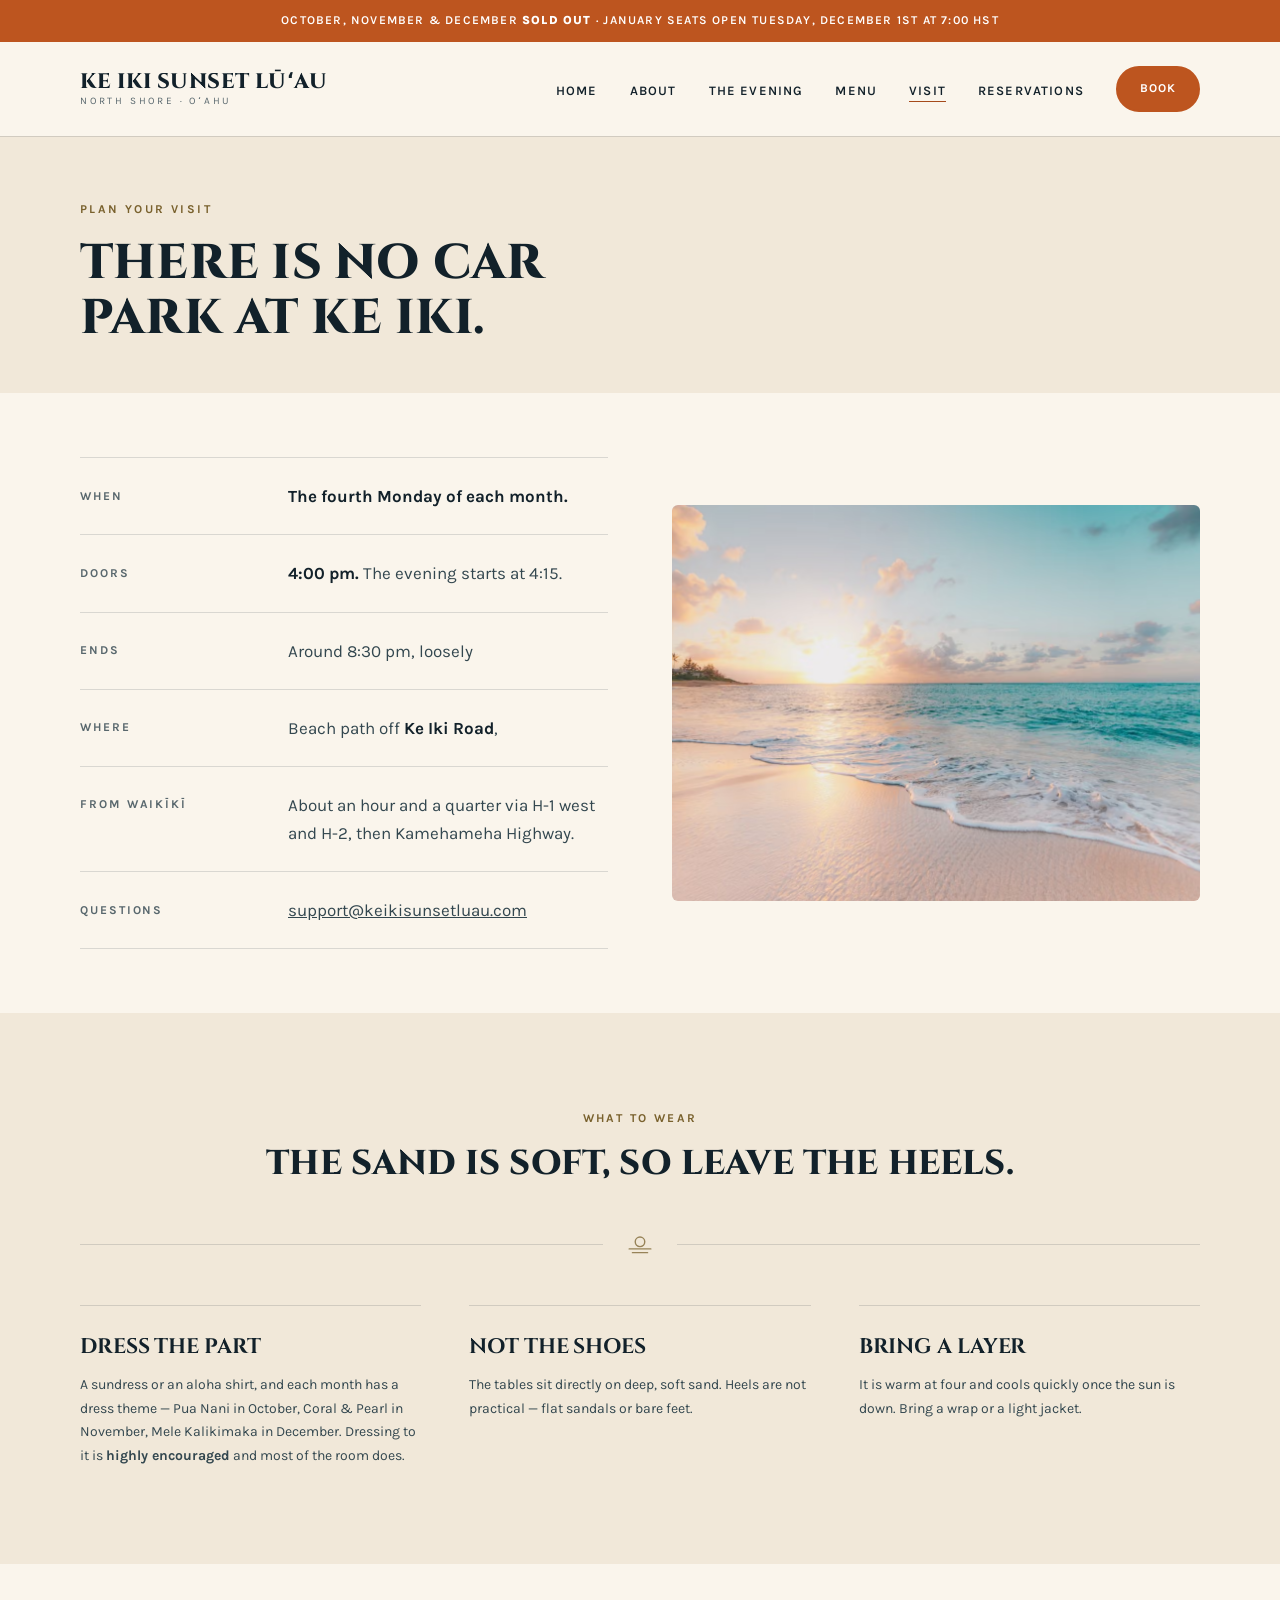
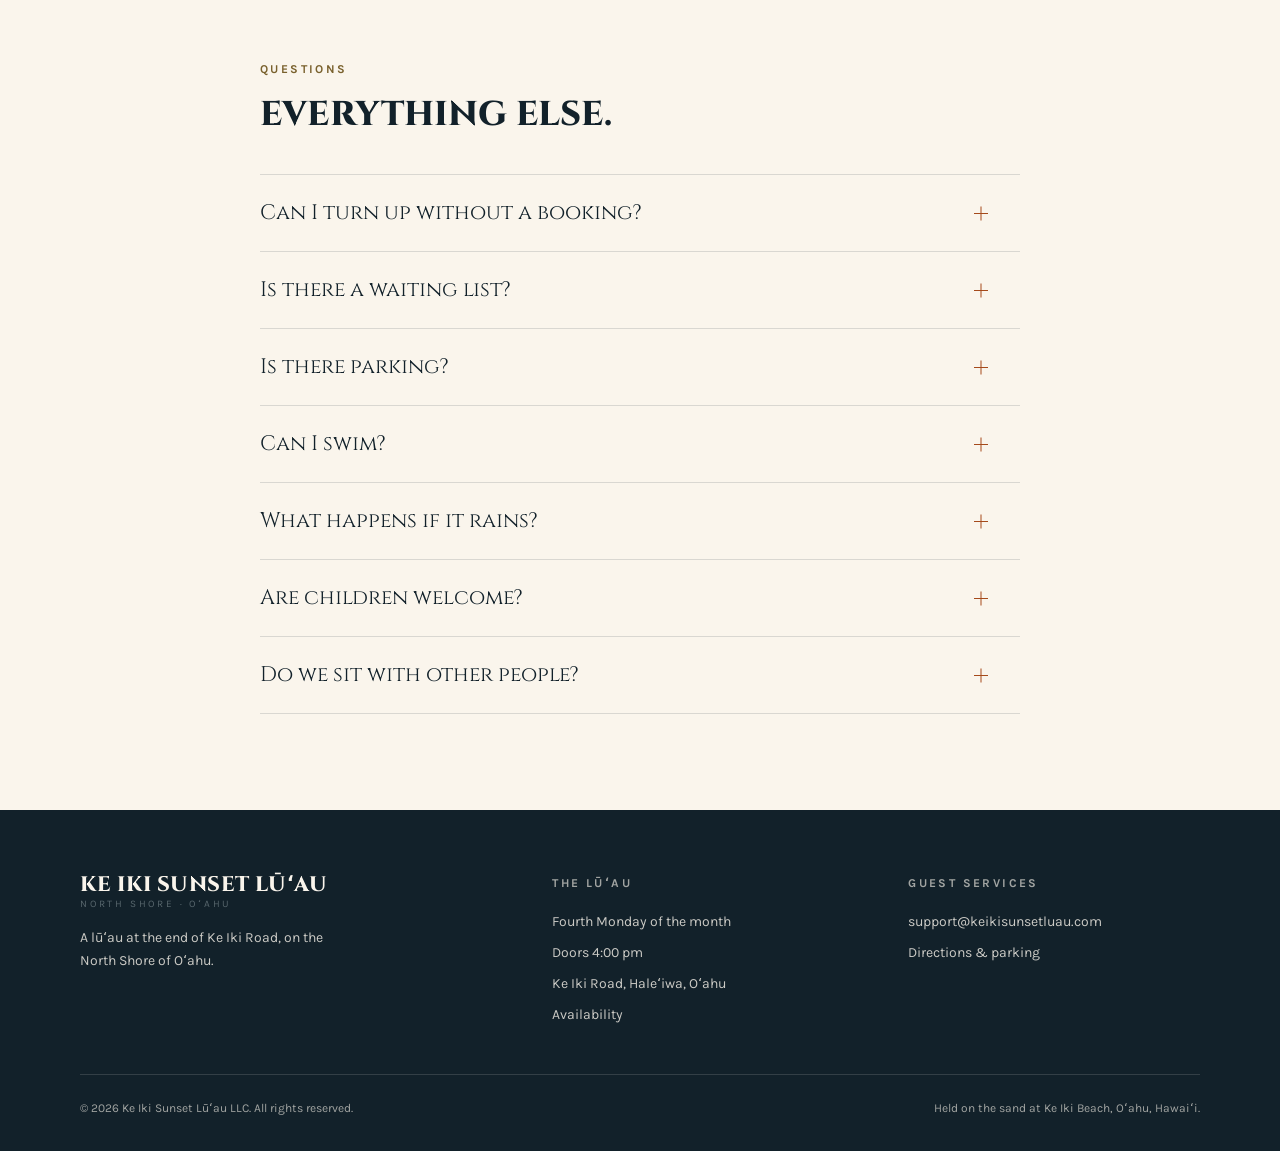
<file: visit.html>
<!DOCTYPE html>
<html lang="en" class="no-js">
<head>
<meta charset="utf-8">
<meta name="viewport" content="width=device-width, initial-scale=1">
<title>Plan Your Visit — Ke Iki Sunset Lūʻau</title>
<meta name="description" content="How to find Ke Iki Beach, where to park on Ke Iki Road, what to wear, and answers to the questions guests ask most.">
<link rel="canonical" href="https://keikisunsetluau.com/visit.html">
<meta property="og:type" content="website">
<meta property="og:site_name" content="Ke Iki Sunset Lūʻau">
<meta property="og:title" content="Plan Your Visit — Ke Iki Sunset Lūʻau">
<meta property="og:description" content="How to find Ke Iki Beach, where to park on Ke Iki Road, what to wear, and answers to the questions guests ask most.">
<meta property="og:image" content="https://keikisunsetluau.com/images/og-image.jpg">
<meta property="og:url" content="https://keikisunsetluau.com/visit.html">
<meta name="twitter:card" content="summary_large_image">
<meta name="theme-color" content="#12212a">
<link rel="icon" href="favicon.svg" type="image/svg+xml">
<link rel="preconnect" href="https://fonts.googleapis.com">
<link rel="preconnect" href="https://fonts.gstatic.com" crossorigin>
<link href="https://fonts.googleapis.com/css2?family=Cinzel:wght@600;700;800;900&family=Karla:ital,wght@0,400;0,500;0,700;1,400&display=swap" rel="stylesheet">
<link rel="stylesheet" href="css/style.css">
</head>
<body data-promo>
<a class="skip-link" href="#main">Skip to content</a>

<div class="promo">
  October, November &amp; December <strong>sold out</strong> &middot; January seats open Tuesday, December 1st at 7:00 HST
</div>

<header class="site-header" data-solid="true">
  <div class="wrap site-header__inner">
    <a class="brand" href="index.html"><span class="brand__name">Ke Iki Sunset Lūʻau</span><span class="brand__sub">North Shore &middot; Oʻahu</span></a>
    <nav class="nav" aria-label="Primary">
      <button class="nav__toggle" type="button" aria-expanded="false" aria-label="Menu">
        <span></span><span></span><span></span>
      </button>
      <ul class="nav__list">
            <li><a class="nav__link" href="index.html">Home</a></li>
            <li><a class="nav__link" href="about.html">About</a></li>
            <li><a class="nav__link" href="evening.html">The Evening</a></li>
            <li><a class="nav__link" href="menu.html">Menu</a></li>
            <li><a class="nav__link" href="visit.html" aria-current="page">Visit</a></li>
            <li><a class="nav__link" href="book.html">Reservations</a></li>
      </ul>
      <a class="nav__cta" href="book.html">Book</a>
    </nav>
  </div>
</header>

<main id="main">

  <section class="page-head">
    <div class="wrap">
      <p class="eyebrow">Plan your visit</p>
      <h1 class="display display--xl">There is no car park at Ke Iki.</h1>
    </div>
  </section>

  <section class="section section--tight">
    <div class="wrap">
      <div class="split split--flip" data-reveal>
        <div>
          <dl class="details">
            <div class="details__row"><dt class="details__key">When</dt>
              <dd class="details__val"><strong>The fourth Monday of each month.</strong><br></dd></div>
            <div class="details__row"><dt class="details__key">Doors</dt>
              <dd class="details__val"><strong>4:00 pm.</strong> The evening starts at 4:15.</dd></div>
            <div class="details__row"><dt class="details__key">Ends</dt>
              <dd class="details__val">Around 8:30 pm, loosely</dd></div>
            <div class="details__row"><dt class="details__key">Where</dt>
              <dd class="details__val">Beach path off <strong>Ke Iki Road</strong>,<br>
              </dd></div>
            <div class="details__row"><dt class="details__key">From Waikīkī</dt>
              <dd class="details__val">About an hour and a quarter via H-1 west and H-2, then
              Kamehameha Highway.</dd></div>
            <div class="details__row"><dt class="details__key">Questions</dt>
              <dd class="details__val"><a href="mailto:support@keikisunsetluau.com">support@keikisunsetluau.com</a></dd></div>
          </dl>
        </div>
        <figure class="split__media">
          <img src="images/keiki-beach.jpg" alt="The coastline north of Haleʻiwa in the late afternoon" loading="lazy" width="1800" height="1200">
        </figure>
      </div>
    </div>
  </section>

  <section class="section section--tint">
    <div class="wrap">
      <div class="center" data-reveal>
        <p class="eyebrow">What to wear</p>
        <h2 class="display display--lg">The sand is soft, so leave the heels.</h2>
      </div>
      <div class="rule " role="presentation"><svg viewBox="0 0 24 24" fill="none" aria-hidden="true"><circle cx="12" cy="10" r="4.4" stroke="currentColor" stroke-width="1.3"/><path d="M2 16.5h20M5 20h14" stroke="currentColor" stroke-width="1.3" stroke-linecap="round"/></svg></div>
      <div class="grid grid--3">
        <div class="card" data-reveal><h3 class="card__title">Dress the part</h3>
          <p class="card__body">A sundress or an aloha shirt, and each month has a dress
          theme &mdash; Pua Nani in October, Coral &amp; Pearl in November, Mele Kalikimaka in
          December. Dressing to it is <strong>highly encouraged</strong> and most of the room
          does.</p></div>
        <div class="card" data-reveal data-reveal-delay="90"><h3 class="card__title">Not the shoes</h3>
          <p class="card__body">The tables sit directly on deep, soft sand. Heels are not
          practical &mdash; flat sandals or bare feet.</p></div>
        <div class="card" data-reveal data-reveal-delay="180"><h3 class="card__title">Bring a layer</h3>
          <p class="card__body">It is warm at four and cools quickly once the sun is down.
          Bring a wrap or a light jacket.</p></div>
      </div>
    </div>
  </section>

  <section class="section">
    <div class="wrap--narrow">
      <div data-reveal>
        <p class="eyebrow">Questions</p>
        <h2 class="display display--lg">Everything else.</h2>
      </div>
      <div class="faq" style="margin-top:2.5rem">
        <div class="faq__item">
          <h3><button class="faq__q" type="button" aria-expanded="false" aria-controls="faq-1">
            Can I turn up without a booking? <span class="faq__icon" aria-hidden="true"></span>
          </button></h3>
          <div class="faq__a" id="faq-1"><p>Unfortunately not &mdash; every seat is sold in advance and the tables are laid to a count that matches the pig, so we have no way to squeeze anyone in. We do hate turning people away at the path, so please do book ahead.</p></div>
        </div>
        <div class="faq__item">
          <h3><button class="faq__q" type="button" aria-expanded="false" aria-controls="faq-2">
            Is there a waiting list? <span class="faq__icon" aria-hidden="true"></span>
          </button></h3>
          <div class="faq__a" id="faq-2"><p>Not a formal one, no. Returned seats go straight back on sale on the reservations page so it is worth checking back if you have your heart set on a particular month.</p></div>
        </div>
        <div class="faq__item">
          <h3><button class="faq__q" type="button" aria-expanded="false" aria-controls="faq-3">
            Is there parking? <span class="faq__icon" aria-hidden="true"></span>
          </button></h3>
          <div class="faq__a" id="faq-3"><p>There is little, and it does go early. Ke Iki Road is narrow and residential, so please park fully off the tarmac and never across a driveway. If it is full, the public lot at Pupukea is about eight minutes on foot and well worth the walk.</p></div>
        </div>
        <div class="faq__item">
          <h3><button class="faq__q" type="button" aria-expanded="false" aria-controls="faq-4">
            Can I swim? <span class="faq__icon" aria-hidden="true"></span>
          </button></h3>
          <div class="faq__a" id="faq-4"><p>We would really rather you didn't. Ke Iki has one of the heaviest shorebreaks on the island and it lands on a steep sand shelf in very little water, and there is no lifeguard at this end of the beach. Please enjoy it from the dry sand &mdash; it is a spectacular thing to watch, and much better watched than swum.</p></div>
        </div>
        <div class="faq__item">
          <h3><button class="faq__q" type="button" aria-expanded="false" aria-controls="faq-5">
            What happens if it rains? <span class="faq__icon" aria-hidden="true"></span>
          </button></h3>
          <div class="faq__a" id="faq-5"><p>We carry on. Rain on this coast is usually brief, there is a canopy over the tables, and it tends to make for a good evening. If a genuine storm warning lands we move to the following Monday and let you know by midday.</p></div>
        </div>
        <div class="faq__item">
          <h3><button class="faq__q" type="button" aria-expanded="false" aria-controls="faq-6">
            Are children welcome? <span class="faq__icon" aria-hidden="true"></span>
          </button></h3>
          <div class="faq__a" id="faq-6"><p>Very. There is a lot of open sand and children usually take to it faster than the adults do. We just ask that everyone stays seated during the fire knife, and that nobody wanders down to the water.</p></div>
        </div>
        <div class="faq__item">
          <h3><button class="faq__q" type="button" aria-expanded="false" aria-controls="faq-7">
            Do we sit with other people? <span class="faq__icon" aria-hidden="true"></span>
          </button></h3>
          <div class="faq__a" id="faq-7"><p>Yes &mdash; you book seats rather than a table, so you will be sat alongside other parties.</p></div>
        </div>
      </div>
    </div>
  </section>

</main>

  <footer class="site-footer">
    <div class="wrap">
      <div class="footer__grid">
        <div class="footer__brand">
          <a class="brand" href="index.html"><span class="brand__name">Ke Iki Sunset Lūʻau</span><span class="brand__sub">North Shore &middot; Oʻahu</span></a>
          <p style="margin-top:1rem;max-width:34ch;font-size:.875rem">
            A lūʻau at the end of Ke Iki Road, on the North Shore of Oʻahu.
          </p>
        </div>
        <div>
          <h2 class="footer__title">The lūʻau</h2>
          <ul class="footer__list">
            <li>Fourth Monday of the month</li>
            <li>Doors 4:00 pm</li>
            <li>Ke Iki Road, Haleʻiwa, Oʻahu</li>
            <li><a href="book.html">Availability</a></li>
          </ul>
        </div>
        <div>
          <h2 class="footer__title">Guest Services</h2>
          <ul class="footer__list">
            <li><a href="mailto:support@keikisunsetluau.com">support@keikisunsetluau.com</a></li>
            <li><a href="visit.html">Directions &amp; parking</a></li>
          </ul>
        </div>
      </div>
      <div class="footer__bottom">
        <span>&copy; 2026 Ke Iki Sunset Lūʻau LLC. All rights reserved.</span>
        <span>Held on the sand at Ke Iki Beach, Oʻahu, Hawaiʻi.</span>
      </div>
    </div>
  </footer>

<script src="js/main.js"></script>
</body>
</html>
</file>
<file: css/style.css>
/* =========================================================================
   Ke Iki Lūʻau — stylesheet
   Palette sampled from the hero photograph: sunset ember, deep ocean ink,
   bleached sand. Everything else is neutral so the photography carries the
   page.
   ========================================================================= */

/* ---- Tokens ------------------------------------------------------------ */
:root {
  --ink:        #12212a;
  --ink-2:      #33474f;
  --muted:      #58676d;
  --sand:       #faf5ec;
  --sand-2:     #f1e8d9;
  --sand-3:     #e6d9c4;
  --ember:      #bd551f;   /* fills only — white on this is 4.7:1 */
  --ember-ink:  #a54a1b;   /* ember as TEXT on a light background */
  --ember-2:    #8d3b12;
  --sea:        #2c534c;
  --gold:       #79612d;
  --line:       rgba(18, 33, 42, 0.14);
  --line-soft:  rgba(18, 33, 42, 0.08);

  /* Cinzel: a carved, inscriptional serif — the face Mauka Warriors uses for
     its heritage copy. Covers the ʻokina (U+02BB) and kahakō (ā ē ī ō ū). */
  --display: "Cinzel", "Iowan Old Style", Georgia, "Times New Roman", serif;
  --sans:    "Karla", ui-sans-serif, -apple-system, "Segoe UI", Helvetica, Arial, sans-serif;

  --radius:    6px;
  --radius-lg: 10px;
  --pill:      999px;

  /* Fluid type scale, ~1.25 ratio at the small end and ~1.33 at the large. */
  --t-xs:  0.75rem;
  --t-sm:  0.875rem;
  --t-base: clamp(1rem, 0.97rem + 0.15vw, 1.0625rem);
  --t-lg:  clamp(1.125rem, 1.06rem + 0.32vw, 1.3125rem);
  --t-xl:  clamp(1.5rem, 1.34rem + 0.8vw, 2rem);
  --t-2xl: clamp(1.5rem, 1.3rem + 1.1vw, 2.15rem);
  --t-3xl: clamp(1.85rem, 1.45rem + 2.0vw, 3.1rem);

  /* 8px rhythm. Every vertical gap on the site is one of these. */
  --s-1: 0.5rem;  --s-2: 1rem;   --s-3: 1.5rem;  --s-4: 2rem;
  --s-5: 3rem;    --s-6: 4rem;   --s-7: 6rem;    --s-8: 8rem;

  --wrap: 1120px;
  --measure: 66ch;
  --ease: cubic-bezier(0.22, 0.61, 0.36, 1);
}

/* ---- Reset ------------------------------------------------------------- */
*, *::before, *::after { box-sizing: border-box; }
html { -webkit-text-size-adjust: 100%; scroll-behavior: smooth; }
@media (prefers-reduced-motion: reduce) { html { scroll-behavior: auto; } }

body {
  margin: 0;
  background: var(--sand);
  color: var(--ink);
  font-family: var(--sans);
  font-size: var(--t-base);
  line-height: 1.65;
  -webkit-font-smoothing: antialiased;
  text-rendering: optimizeLegibility;
}

img { display: block; max-width: 100%; height: auto; }
a { color: inherit; }
h1, h2, h3, h4 { margin: 0; font-weight: 400; }
p { margin: 0; }
ul, ol { margin: 0; padding: 0; }
dl, dd { margin: 0; }

/* ---- Typography -------------------------------------------------------- */
.display {
  font-family: var(--display);
  font-weight: 800;
  line-height: 1.12;
  letter-spacing: 0.005em;
  text-transform: uppercase;
}
/* Sentence-case escape hatch for the few places shouting would be wrong. */
.display--plain { text-transform: none; letter-spacing: 0; font-weight: 700; }
.display--xl { font-size: var(--t-3xl); }
.display--lg { font-size: var(--t-2xl); }
.display--md { font-size: var(--t-xl); line-height: 1.18; }

/* Small letterspaced label above a heading. Used consistently site-wide. */
.eyebrow {
  display: block;
  font-size: var(--t-xs);
  font-weight: 700;
  letter-spacing: 0.22em;
  text-transform: uppercase;
  color: var(--gold);
  margin-bottom: var(--s-2);
}
.eyebrow--light { color: rgba(255, 255, 255, 0.72); }

.lede {
  font-size: var(--t-lg);
  line-height: 1.6;
  color: var(--ink-2);
  max-width: var(--measure);
}
.prose p + p { margin-top: var(--s-3); }
.prose { max-width: var(--measure); color: var(--ink-2); }

.muted { color: var(--muted); }
.center { text-align: center; }
.center .lede, .center .prose { margin-inline: auto; }

/* ---- Layout ------------------------------------------------------------ */
.wrap { width: min(100% - 2.5rem, var(--wrap)); margin-inline: auto; }
.wrap--narrow { width: min(100% - 2.5rem, 760px); margin-inline: auto; }

.section { padding-block: var(--s-7); }
.section--tight { padding-block: var(--s-6); }
.section--tint { background: var(--sand-2); }
.section--dark { background: var(--ink); color: var(--sand); }
.section--dark .lede,
.section--dark .prose { color: rgba(250, 245, 236, 0.78); }

/* Hairline divider with a small sun-and-horizon ornament at its centre. */
.rule {
  display: flex; align-items: center; gap: var(--s-3);
  color: var(--gold);
  margin-block: var(--s-5);
}
.rule::before, .rule::after {
  content: ""; flex: 1; height: 1px; background: var(--line);
}
.rule svg { flex: none; width: 26px; height: 26px; opacity: 0.75; }
.section--dark .rule::before,
.section--dark .rule::after { background: rgba(250, 245, 236, 0.22); }

/* ---- Header / navigation ----------------------------------------------- */
.skip-link {
  position: absolute; left: -9999px; top: 0; z-index: 100;
  background: var(--ink); color: var(--sand); padding: var(--s-2) var(--s-3);
}
.skip-link:focus { left: var(--s-2); top: var(--s-2); }

.site-header {
  position: sticky; top: 0; z-index: 50;
  background: rgba(250, 245, 236, 0.96);
  -webkit-backdrop-filter: saturate(180%) blur(12px);
  backdrop-filter: saturate(180%) blur(12px);
  box-shadow: 0 1px 0 var(--line);
  transition: box-shadow 0.35s var(--ease);
}
.site-header__inner {
  display: flex; align-items: center; justify-content: space-between;
  gap: var(--s-4);
  padding-block: var(--s-3);
}

/* Transparent over a hero photo, solid once the page scrolls. */
.site-header[data-solid="true"] {
  background: rgba(250, 245, 236, 0.94);
  -webkit-backdrop-filter: saturate(180%) blur(12px);
  backdrop-filter: saturate(180%) blur(12px);
  box-shadow: 0 1px 0 var(--line);
}

.brand { display: block; text-decoration: none; line-height: 1.1; }
.brand__name {
  font-family: var(--display);
  font-size: 1.3125rem;
  font-weight: 800;
  letter-spacing: 0.02em;
  text-transform: uppercase;
}
.brand__sub {
  display: block;
  font-size: 0.625rem;
  letter-spacing: 0.28em;
  text-transform: uppercase;
  color: var(--muted);
  margin-top: 2px;
}

.nav { display: flex; align-items: center; gap: var(--s-4); }
.nav__list { display: flex; gap: var(--s-4); list-style: none; }
.nav__link {
  position: relative;
  font-family: var(--sans);
  font-size: 0.8125rem;
  font-weight: 600;
  letter-spacing: 0.09em;
  text-transform: uppercase;
  text-decoration: none;
  padding-block: 2px;
}
.nav__link::after {
  content: ""; position: absolute; left: 0; right: 0; bottom: -2px;
  height: 1px; background: currentColor;
  transform: scaleX(0); transform-origin: left;
  transition: transform 0.3s var(--ease);
}
.nav__link:hover::after,
.nav__link:focus-visible::after { transform: scaleX(1); }
.nav__link[aria-current="page"]::after { transform: scaleX(1); background: var(--ember-ink); }

/* Over the hero, the header contents are white. */
.site-header[data-solid="false"] { color: #fff; }
.site-header[data-solid="false"] .brand__sub { color: rgba(255, 255, 255, 0.72); }
.site-header[data-solid="false"] .nav__toggle span { background: #fff; }

.nav__toggle {
  display: none;
  width: 40px; height: 40px; padding: 0;
  background: none; border: 0; cursor: pointer;
  flex-direction: column; justify-content: center; gap: 5px; align-items: center;
}
.nav__toggle span {
  display: block; width: 22px; height: 1.5px; background: var(--ink);
  transition: transform 0.3s var(--ease), opacity 0.2s var(--ease);
}
.nav__toggle[aria-expanded="true"] span:nth-child(1) { transform: translateY(6.5px) rotate(45deg); }
.nav__toggle[aria-expanded="true"] span:nth-child(2) { opacity: 0; }
.nav__toggle[aria-expanded="true"] span:nth-child(3) { transform: translateY(-6.5px) rotate(-45deg); }

@media (max-width: 860px) {
  .nav__toggle { display: flex; }
  .nav__list {
    position: fixed; inset: 0 0 auto 0;
    flex-direction: column; gap: var(--s-3);
    background: var(--sand);
    color: var(--ink);
    padding: 6.5rem var(--s-4) var(--s-5);
    box-shadow: 0 12px 32px rgba(18, 33, 42, 0.16);
    transform: translateY(-100%);
    /* visibility keeps the closed drawer out of the tab order, and stops it
       flashing before web fonts settle its height. */
    visibility: hidden;
    transition: transform 0.4s var(--ease), visibility 0s 0.4s;
    max-height: 100svh;
    overflow-y: auto;
  }
  .nav__list[data-open="true"] {
    transform: translateY(0);
    visibility: visible;
    transition: transform 0.4s var(--ease), visibility 0s;
  }
  .nav__link { font-family: var(--display); font-size: 1.5rem; }
}

/* ---- Buttons ----------------------------------------------------------- */
.btn {
  display: inline-flex; align-items: center; gap: 0.6rem;
  font-family: var(--sans);
  font-size: var(--t-xs);
  font-weight: 700;
  letter-spacing: 0.12em;
  text-transform: uppercase;
  text-decoration: none;
  padding: 1rem 2rem;
  border: 2px solid currentColor;
  border-radius: var(--pill);
  color: var(--ink);
  transition: background 0.25s var(--ease), color 0.25s var(--ease),
              border-color 0.25s var(--ease), transform 0.25s var(--ease);
}
.btn:hover, .btn:focus-visible { background: var(--ink); color: var(--sand); transform: translateY(-1px); }
.btn--light { color: #fff; }
.btn--light:hover, .btn--light:focus-visible { background: #fff; color: var(--ink); }
.btn--solid { background: var(--ember); border-color: var(--ember); color: #fff;
  box-shadow: 0 10px 24px -12px rgba(189, 85, 31, 0.8); }
.btn--solid:hover, .btn--solid:focus-visible { background: var(--ember-2); border-color: var(--ember-2); color: #fff; }

/* ---- Hero -------------------------------------------------------------- */
.hero {
  position: relative;
  min-height: 92svh;
  display: grid;
  align-items: end;
  padding-block: var(--s-7) var(--s-6);
  color: #fff;
  overflow: hidden;
}
.hero--short { min-height: 62svh; }
.hero__media { position: absolute; inset: 0; }
.hero__media img { width: 100%; height: 100%; object-fit: cover; }
/* Two stacked scrims: one bottom-up for text contrast, one flat to knock the
   photo back a touch so the type never fights the sky. */
.hero__media::after {
  content: ""; position: absolute; inset: 0;
  background:
    linear-gradient(to top, rgba(10, 20, 26, 0.82) 0%, rgba(10, 20, 26, 0.35) 42%, rgba(10, 20, 26, 0.12) 70%),
    linear-gradient(to bottom, rgba(10, 20, 26, 0.45), rgba(10, 20, 26, 0) 38%);
}
.hero__inner { position: relative; }
.hero__title { max-width: 16ch; text-shadow: 0 1px 30px rgba(0, 0, 0, 0.28); }
.hero__meta {
  display: flex; flex-wrap: wrap; align-items: center;
  gap: var(--s-2) var(--s-3);
  margin-top: var(--s-3);
  font-size: var(--t-sm);
  letter-spacing: 0.14em;
  text-transform: uppercase;
  color: rgba(255, 255, 255, 0.88);
}
.hero__meta span { display: inline-flex; align-items: center; gap: var(--s-3); }
.hero__meta span + span::before {
  content: ""; width: 4px; height: 4px; border-radius: 50%;
  background: rgba(255, 255, 255, 0.5);
}
.hero__actions { display: flex; flex-wrap: wrap; gap: var(--s-2); margin-top: var(--s-4); }

/* ---- Countdown --------------------------------------------------------- */
.countdown {
  display: flex; flex-wrap: wrap; gap: var(--s-4) var(--s-5);
  margin-top: var(--s-5);
  padding-top: var(--s-4);
  border-top: 1px solid rgba(255, 255, 255, 0.22);
}
.countdown__unit { min-width: 4.5rem; }
.countdown__num {
  display: block;
  font-family: var(--display);
  font-size: clamp(2rem, 1.5rem + 2vw, 3rem);
  line-height: 1;
  font-variant-numeric: tabular-nums;
}
.countdown__label {
  display: block;
  font-size: 0.625rem;
  letter-spacing: 0.24em;
  text-transform: uppercase;
  color: rgba(255, 255, 255, 0.7);
  margin-top: 6px;
}

/* ---- Page header (interior pages) -------------------------------------- */
.page-head { padding: var(--s-6) 0 var(--s-5); background: var(--sand-2); }
.page-head .display { max-width: 18ch; }

/* ---- Grids and cards --------------------------------------------------- */
.grid { display: grid; gap: var(--s-5); }
.grid--2 { grid-template-columns: repeat(auto-fit, minmax(280px, 1fr)); }
.grid--3 { grid-template-columns: repeat(auto-fit, minmax(300px, 1fr)); }

/* Text beside an image, alternating side on request. */
.split { display: grid; gap: var(--s-5); align-items: center; }
@media (min-width: 820px) {
  .split { grid-template-columns: 1fr 1fr; gap: var(--s-6); }
  .split--wide-media { grid-template-columns: 1.15fr 1fr; }
  .split--flip .split__media { order: 2; }
}
.split__media img { width: 100%; aspect-ratio: 4 / 3; object-fit: cover; }

.card { border-top: 1px solid var(--line); padding-top: var(--s-3); }
.card__title { font-family: var(--display); font-size: var(--t-lg); margin-bottom: var(--s-1); }
.card__body { color: var(--ink-2); font-size: var(--t-sm); line-height: 1.7; }

figure { margin: 0; }
.figure__caption {
  margin-top: var(--s-2);
  font-size: var(--t-xs);
  letter-spacing: 0.04em;
  color: var(--muted);
}

/* ---- Full-bleed image band --------------------------------------------- */
.band { position: relative; display: grid; place-items: center; min-height: 58svh; color: #fff; overflow: hidden; }
.band__media { position: absolute; inset: 0; }
.band__media img { width: 100%; height: 100%; object-fit: cover; }
.band__media::after { content: ""; position: absolute; inset: 0; background: rgba(10, 20, 26, 0.5); }
.band__inner { position: relative; padding-block: var(--s-6); }
.band blockquote { margin: 0; }
.band cite {
  display: block; margin-top: var(--s-3);
  font-style: normal; font-size: var(--t-xs);
  letter-spacing: 0.2em; text-transform: uppercase;
  color: rgba(255, 255, 255, 0.72);
}

/* ---- Timeline (the evening) -------------------------------------------- */
.timeline { list-style: none; }
.timeline__item {
  display: grid;
  gap: var(--s-1) var(--s-4);
  padding-block: var(--s-4);
  border-top: 1px solid var(--line);
}
@media (min-width: 720px) {
  .timeline__item { grid-template-columns: 8.5rem 1fr; }
}
.timeline__time {
  font-size: var(--t-sm);
  font-weight: 700;
  letter-spacing: 0.14em;
  text-transform: uppercase;
  color: var(--ember-ink);
  font-variant-numeric: tabular-nums;
  padding-top: 0.35rem;
}
.timeline__title { font-family: var(--display); font-size: var(--t-xl); line-height: 1.2; }
.timeline__body { color: var(--ink-2); margin-top: var(--s-1); max-width: 58ch; }

/* ---- Menu -------------------------------------------------------------- */
.menu-group + .menu-group { margin-top: var(--s-6); }
.menu-group__head {
  display: flex; align-items: baseline; gap: var(--s-3);
  margin-bottom: var(--s-4);
}
.menu-group__head::after { content: ""; flex: 1; height: 1px; background: var(--line); }
.menu-group__title {
  font-family: var(--display); font-size: var(--t-xl);
}
.menu-group__note { font-size: var(--t-xs); letter-spacing: 0.16em; text-transform: uppercase; color: var(--muted); }

.menu-list { list-style: none; display: grid; gap: var(--s-4); }
@media (min-width: 760px) { .menu-list { grid-template-columns: 1fr 1fr; gap: var(--s-4) var(--s-6); } }
.menu-item__name { font-family: var(--display); font-size: var(--t-lg); line-height: 1.3; }
.menu-item__hawaiian { font-family: var(--sans); font-style: italic; color: var(--ember-ink); }
.menu-item__desc { font-size: var(--t-sm); color: var(--ink-2); line-height: 1.65; margin-top: 4px; }
.menu-item__tag {
  display: inline-block; margin-top: var(--s-1);
  font-size: 0.625rem; letter-spacing: 0.18em; text-transform: uppercase;
  color: var(--sea); border: 1px solid rgba(44, 83, 76, 0.3);
  padding: 2px 8px;
}

/* ---- Definition list (details / directions) ---------------------------- */
.details { display: grid; gap: 0; }
.details__row {
  display: grid; gap: var(--s-1) var(--s-4);
  padding-block: var(--s-3);
  border-top: 1px solid var(--line);
}
@media (min-width: 640px) { .details__row { grid-template-columns: 11rem 1fr; } }
.details__row:last-child { border-bottom: 1px solid var(--line); }
.details__key {
  font-size: var(--t-xs); font-weight: 700;
  letter-spacing: 0.16em; text-transform: uppercase; color: var(--muted);
  padding-top: 0.3rem;
}
.details__val { color: var(--ink-2); }
.details__val strong { color: var(--ink); font-weight: 700; }


/* ---- FAQ --------------------------------------------------------------- */
.faq { border-top: 1px solid var(--line); }
.faq__item { border-bottom: 1px solid var(--line); }
.faq__q {
  width: 100%; text-align: left; background: none; border: 0; cursor: pointer;
  font-family: var(--display); font-size: var(--t-lg); color: var(--ink);
  padding: var(--s-3) var(--s-4) var(--s-3) 0;
  display: flex; justify-content: space-between; align-items: center; gap: var(--s-3);
}
.faq__icon { flex: none; width: 14px; height: 14px; position: relative; }
.faq__icon::before, .faq__icon::after {
  content: ""; position: absolute; inset: 50% 0 auto 0;
  height: 1px; background: var(--ember-ink);
}
.faq__icon::after { transform: rotate(90deg); transition: transform 0.3s var(--ease); }
.faq__q[aria-expanded="true"] .faq__icon::after { transform: rotate(0); }
.faq__a { display: none; padding-bottom: var(--s-4); color: var(--ink-2); max-width: 62ch; }
.faq__a[data-open="true"] { display: block; }

/* ---- Footer ------------------------------------------------------------ */
.site-footer { background: var(--ink); color: rgba(250, 245, 236, 0.8); padding-block: var(--s-6) var(--s-4); }
.site-footer a { color: rgba(250, 245, 236, 0.8); text-decoration: none; }
.site-footer a:hover { color: #fff; }
.footer__grid { display: grid; gap: var(--s-5); }
@media (min-width: 760px) { .footer__grid { grid-template-columns: 1.4fr 1fr 1fr; gap: var(--s-6); } }
.footer__brand .brand__name { color: var(--sand); }
.footer__title {
  font-size: var(--t-xs); font-weight: 700;
  letter-spacing: 0.2em; text-transform: uppercase;
  color: rgba(250, 245, 236, 0.62);
  margin-bottom: var(--s-2);
}
.footer__list { list-style: none; display: grid; gap: var(--s-1); font-size: var(--t-sm); }
.footer__bottom {
  margin-top: var(--s-5); padding-top: var(--s-3);
  border-top: 1px solid rgba(250, 245, 236, 0.14);
  display: flex; flex-wrap: wrap; justify-content: space-between; gap: var(--s-2);
  font-size: var(--t-xs); color: rgba(250, 245, 236, 0.62);
}

/* ---- Scroll reveal ----------------------------------------------------- */
[data-reveal] {
  opacity: 0;
  transform: translateY(18px);
  transition: opacity 0.7s var(--ease), transform 0.7s var(--ease);
}
[data-reveal][data-visible="true"] { opacity: 1; transform: none; }

@media (max-width: 560px) {
  /* Stack the meta line rather than wrapping it, so the separator dots
     never end up leading a line and reading as bullet points. */
  .hero__meta { display: block; }
  .hero__meta span { display: block; }
  .hero__meta span + span { margin-top: 0.35rem; }
  .hero__meta span + span::before { content: none; }
  .countdown { gap: var(--s-3) var(--s-4); }
  .countdown__unit { min-width: 3.5rem; }
  .hero__actions .btn { flex: 1 1 auto; text-align: center; }
}

@media (prefers-reduced-motion: reduce) {
  [data-reveal] { opacity: 1; transform: none; transition: none; }
  * { animation-duration: 0.01ms !important; transition-duration: 0.01ms !important; }
}

/* Keep content visible if JS never runs. */
.no-js [data-reveal] { opacity: 1; transform: none; }

:focus-visible { outline: 2px solid var(--ember); outline-offset: 3px; }
::selection { background: var(--ember); color: #fff; }

/* =========================================================================
   Booking / availability
   ========================================================================= */

/* Prominent status banner — the "we are sold out" message. */
.notice {
  border: 1px solid var(--line);
  border-left: 3px solid var(--ember);
  background: #fff;
  padding: clamp(1.5rem, 1rem + 2vw, 2.5rem);
}
.notice--dark { background: rgba(255, 255, 255, 0.04); border-color: rgba(250,245,236,.2); }
.notice__title { font-family: var(--display); font-size: var(--t-xl); line-height: 1.2; }
.notice__body { color: var(--ink-2); margin-top: var(--s-2); max-width: 58ch; }
.section--dark .notice__body { color: rgba(250, 245, 236, 0.78); }

/* Status pill used in the availability table. */
.pill {
  display: inline-block;
  font-size: 0.625rem; font-weight: 700;
  letter-spacing: 0.18em; text-transform: uppercase;
  padding: 4px 10px; border: 1px solid currentColor;
  white-space: nowrap;
}
.pill--soldout  { color: var(--ember-2); background: rgba(189, 85, 31, 0.07); }
.pill--upcoming { color: var(--sea);     background: rgba(44, 83, 76, 0.07); }
.pill--closed   { color: var(--muted); }

/* Availability list. A definition-style row per month rather than a real
   <table>, so it reflows to a stack on a phone without horizontal scroll. */
.avail { border-top: 1px solid var(--line); }
.avail__row {
  display: grid; gap: var(--s-1) var(--s-4);
  grid-template-columns: 1fr auto;
  align-items: center;
  padding-block: var(--s-3);
  border-bottom: 1px solid var(--line);
}
@media (min-width: 720px) {
  .avail__row { grid-template-columns: 10rem 1fr auto; }
}
.avail__month {
  font-family: var(--display); font-size: var(--t-lg); line-height: 1.2;
}
.avail__date { font-size: var(--t-sm); color: var(--muted); }
.avail__note { font-size: var(--t-sm); color: var(--ink-2); }
@media (max-width: 719px) {
  .avail__note { grid-column: 1 / -1; }
}
.avail__row--next { background: rgba(44, 83, 76, 0.04); }
/* The pill is a grid item; without this it stretches to fill its column
   when it wraps onto its own row on narrow screens. */
.avail__row .pill { justify-self: start; }

/* Numbered steps for "how booking works". */
.steps { list-style: none; counter-reset: step; display: grid; gap: var(--s-4); }
@media (min-width: 820px) { .steps { grid-template-columns: repeat(3, 1fr); gap: var(--s-5); } }
.steps__item { counter-increment: step; border-top: 1px solid var(--line); padding-top: var(--s-3); }
.steps__item::before {
  content: counter(step, decimal-leading-zero);
  display: block;
  font-family: var(--display); font-size: var(--t-xl);
  color: var(--gold); line-height: 1; margin-bottom: var(--s-2);
}
.steps__title { font-family: var(--display); font-size: var(--t-lg); margin-bottom: var(--s-1); }
.steps__body { font-size: var(--t-sm); color: var(--ink-2); line-height: 1.7; }

/* Price rows. */
.prices { border-top: 1px solid var(--line); }
.prices__row {
  display: flex; flex-wrap: wrap; justify-content: space-between;
  gap: var(--s-2) var(--s-4);
  padding-block: var(--s-3);
  border-bottom: 1px solid var(--line);
}
.prices__label { font-family: var(--display); font-size: var(--t-lg); }
.prices__sub { display: block; font-family: var(--sans); font-size: var(--t-sm); color: var(--muted); }
.prices__amount { font-family: var(--display); font-size: var(--t-lg); font-variant-numeric: tabular-nums; }

/* Countdown recoloured for use on a light background. */
.countdown--light { border-top-color: var(--line); }
.countdown--light .countdown__num { color: var(--ink); }
.countdown--light .countdown__label { color: var(--muted); }

/* A compact status line that sits under the hero actions. */
/* Block rather than flex: a bare text node in a flex container cannot shrink
   below its max-content width and overflows on a phone. */
.hero__status {
  position: relative;
  margin-top: var(--s-4);
  padding-left: 1.15rem;
  max-width: 46ch;
  font-size: var(--t-sm);
  line-height: 1.5;
  color: rgba(255, 255, 255, 0.88);
}
.hero__status::before {
  content: ""; position: absolute; left: 0; top: 0.55em;
  width: 7px; height: 7px; border-radius: 50%;
  background: var(--ember);
  box-shadow: 0 0 0 3px rgba(189, 85, 31, 0.3);
}

/* =========================================================================
   Commercial chrome
   ========================================================================= */

/* Announcement bar. Scrolls away; the header stays. */
.promo {
  background: var(--ember);
  color: #fff;
  text-align: center;
  padding: 0.7rem var(--s-3);
  font-family: var(--sans);
  font-size: 0.75rem;
  font-weight: 600;
  letter-spacing: 0.1em;
  text-transform: uppercase;
}
.promo a { color: #fff; text-underline-offset: 3px; }
.promo strong { font-weight: 800; }

/* Persistent booking call to action in the header. */
.nav__cta {
  display: inline-flex; align-items: center;
  font-family: var(--sans);
  font-size: 0.75rem; font-weight: 700;
  letter-spacing: 0.1em; text-transform: uppercase;
  text-decoration: none;
  padding: 0.7rem 1.35rem;
  border-radius: var(--pill);
  background: var(--ember); color: #fff;
  border: 2px solid var(--ember);
  transition: background 0.25s var(--ease), border-color 0.25s var(--ease);
  white-space: nowrap;
}
.nav__cta:hover, .nav__cta:focus-visible { background: var(--ember-2); border-color: var(--ember-2); }
.site-header[data-solid="false"] .nav__cta { background: var(--ember); border-color: rgba(255,255,255,.35); }
@media (max-width: 860px) {
  .nav { gap: var(--s-2); }
  .nav__cta { padding: 0.6rem 1rem; font-size: 0.6875rem; }
}
@media (max-width: 400px) { .nav__cta { display: none; } }

/* Cards gain a photograph, as on every reference site. */
.card--media { border-top: 0; padding-top: 0; }
.card--media .card__media {
  display: block; overflow: hidden;
  border-radius: var(--radius); margin-bottom: var(--s-3);
}
.card--media .card__media img {
  width: 100%; aspect-ratio: 3 / 2; object-fit: cover;
  transition: transform 0.6s var(--ease);
}
.card--media:hover .card__media img { transform: scale(1.04); }
.card--media .card__title { font-size: var(--t-lg); text-transform: uppercase; letter-spacing: -0.01em; }

/* Rounded corners on the larger imagery, matching the softer commercial look. */
.split__media img,
.figure__media img,
.notice { border-radius: var(--radius); }
.hero__media img, .band__media img { border-radius: 0; }

/* Section headings sit a little tighter now that they are uppercase. */
.card__title, .steps__title,
.menu-group__title, .timeline__title, .avail__month {
  text-transform: uppercase; letter-spacing: -0.005em; font-weight: 700;
}
.menu-item__name { font-weight: 600; }

/* Eyebrows pick up the display face so the hierarchy reads as one system. */
.eyebrow { font-family: var(--sans); font-weight: 700; letter-spacing: 0.2em; }

/* Monthly dress theme, shown against each date in the availability list. */
.avail__theme {
  display: inline-block;
  margin-top: 6px;
  font-family: var(--sans);
  font-size: 0.625rem;
  font-weight: 700;
  letter-spacing: 0.18em;
  text-transform: uppercase;
  color: var(--gold);
}
.avail__theme::before { content: "\25C7"; margin-right: 0.45rem; opacity: 0.7; }

/* =========================================================================
   Month cards — the three sold-out dates, each led by its dress theme
   ========================================================================= */
.months { display: grid; gap: var(--s-3); }
@media (min-width: 780px) { .months { grid-template-columns: repeat(3, 1fr); gap: var(--s-4); } }

.month-card {
  position: relative;
  background: #fff;
  border: 1px solid var(--line);
  border-radius: var(--radius);
  padding: clamp(1.4rem, 1rem + 1.6vw, 2rem);
  display: flex; flex-direction: column;
  overflow: hidden;
}
/* Accent band per month, drawn from the site palette — no new colours. */
.month-card::before {
  content: ""; position: absolute; inset: 0 0 auto 0; height: 4px;
  background: var(--accent, var(--ember));
}
.month-card--puanani { --accent: var(--gold); }
.month-card--coral  { --accent: var(--ember); }
.month-card--mele   { --accent: var(--sea); }

.month-card__month {
  font-family: var(--sans);
  font-size: var(--t-xs); font-weight: 700;
  letter-spacing: 0.2em; text-transform: uppercase;
  color: var(--muted);
}
.month-card__date {
  font-family: var(--sans);
  font-size: var(--t-lg); font-weight: 700;
  text-transform: uppercase; letter-spacing: -0.01em;
  margin-top: 2px;
}
.month-card__theme {
  font-family: var(--display);
  font-size: clamp(1.35rem, 1.1rem + 1vw, 1.9rem);
  font-weight: 800; line-height: 1.05;
  text-transform: uppercase; letter-spacing: -0.02em;
  color: var(--accent);
  margin-top: var(--s-3);
}
.month-card__label {
  font-size: 0.625rem; font-weight: 700;
  letter-spacing: 0.2em; text-transform: uppercase;
  color: var(--muted); margin-top: var(--s-2);
}
.month-card__note {
  font-size: var(--t-sm); color: var(--ink-2);
  line-height: 1.6; margin-top: var(--s-1);
}
.month-card__foot { margin-top: auto; padding-top: var(--s-4); }
</file>
